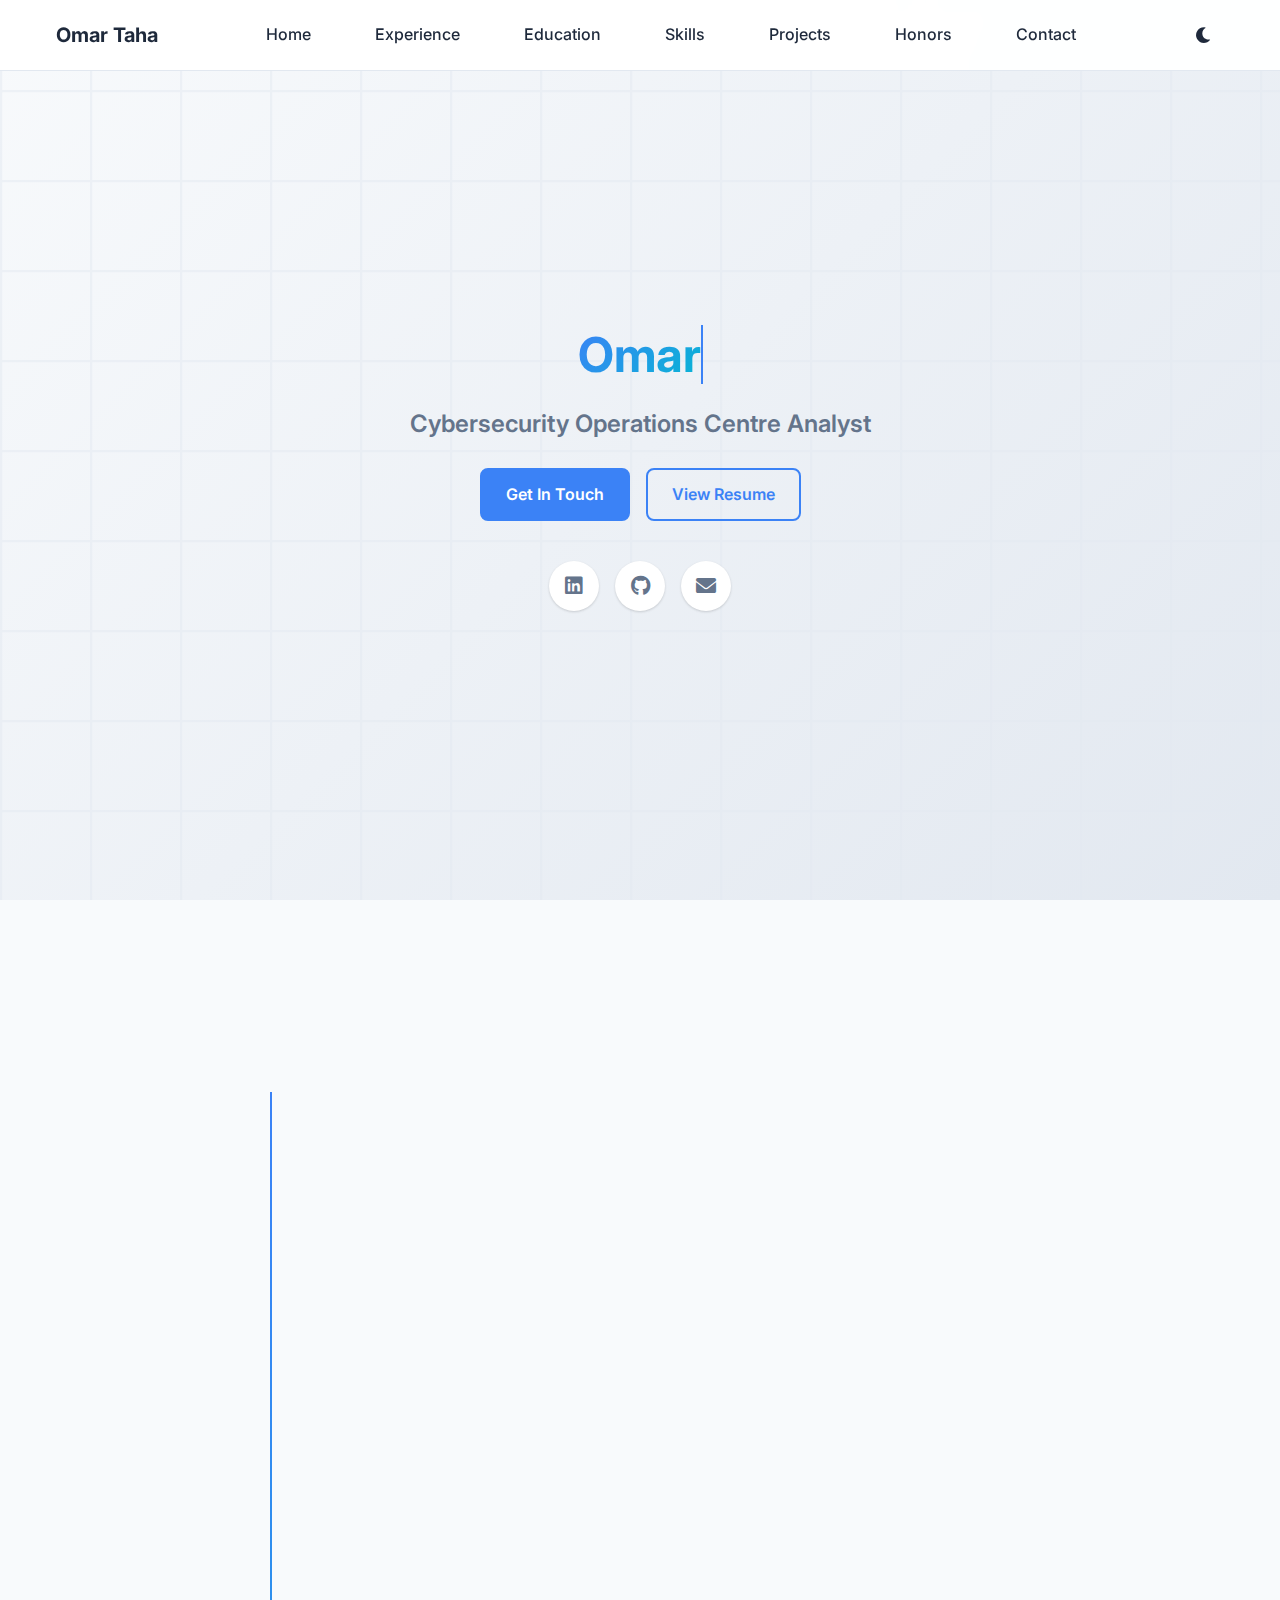
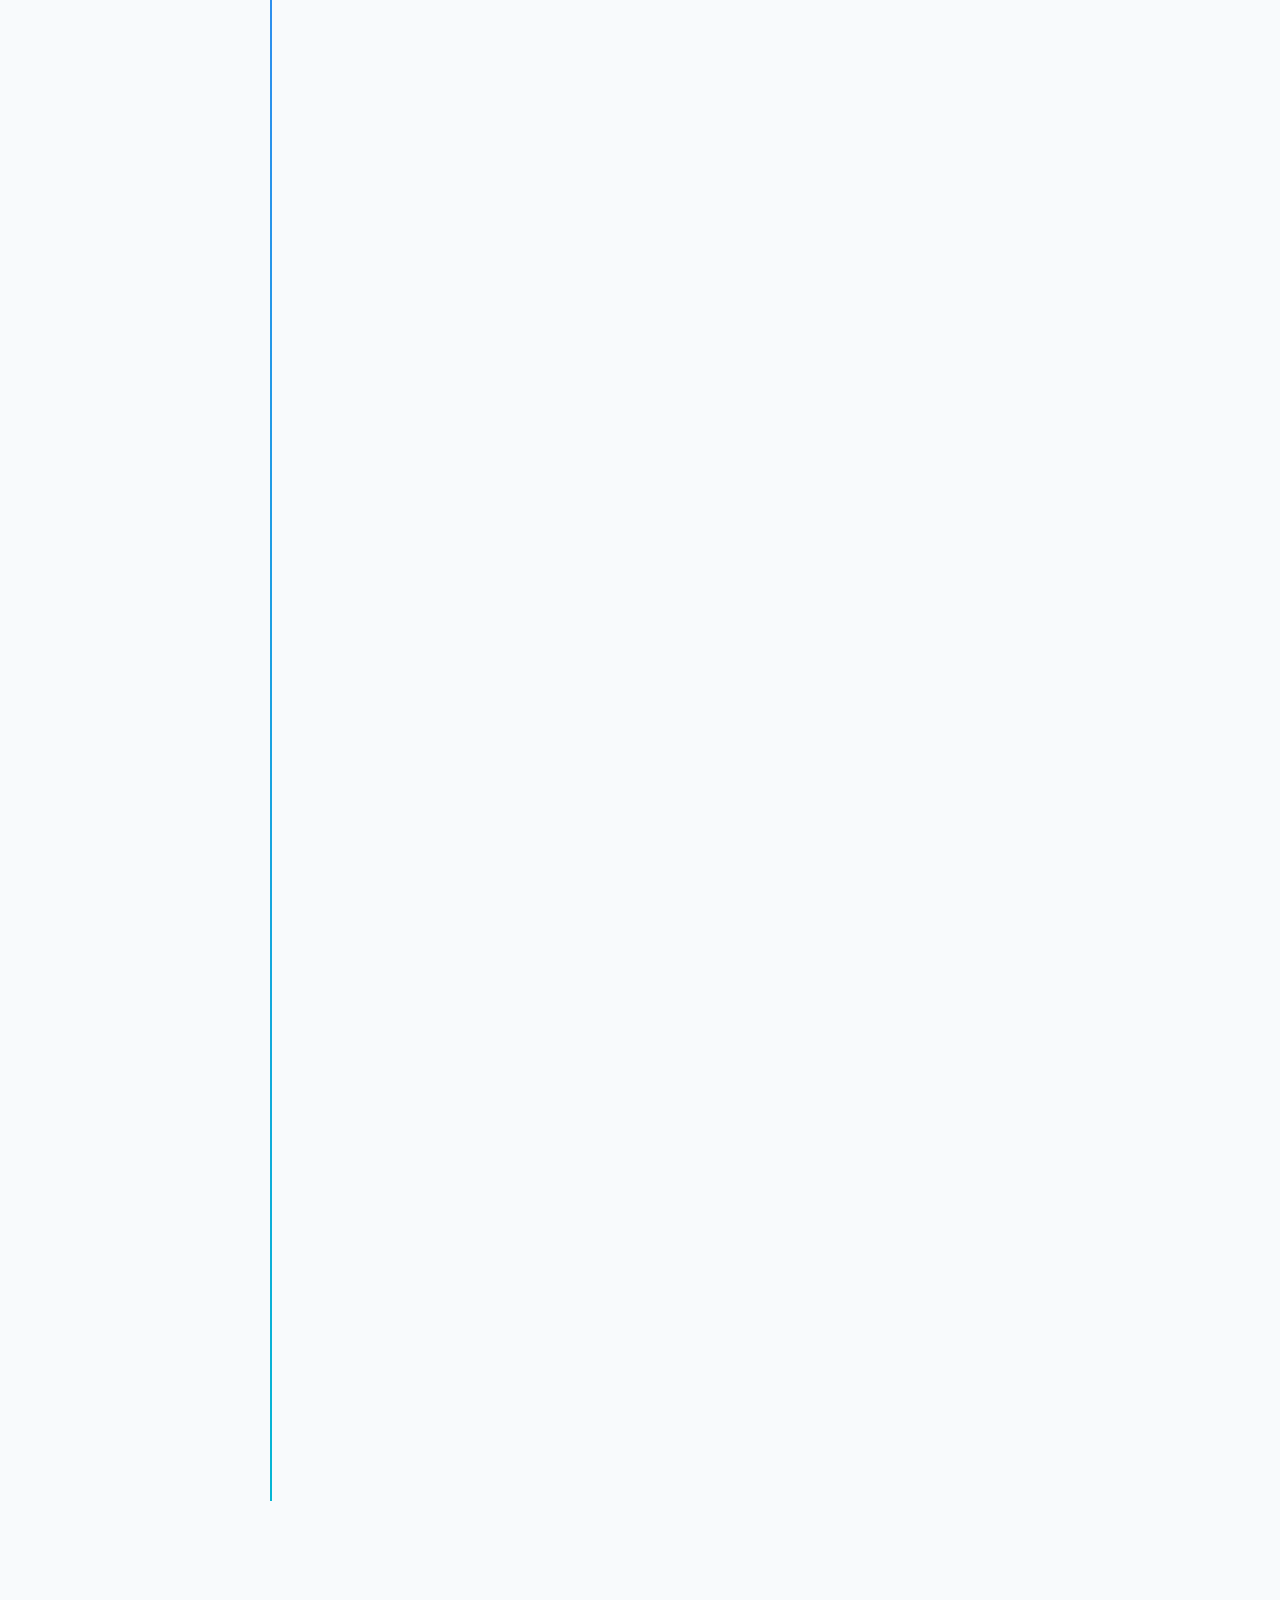
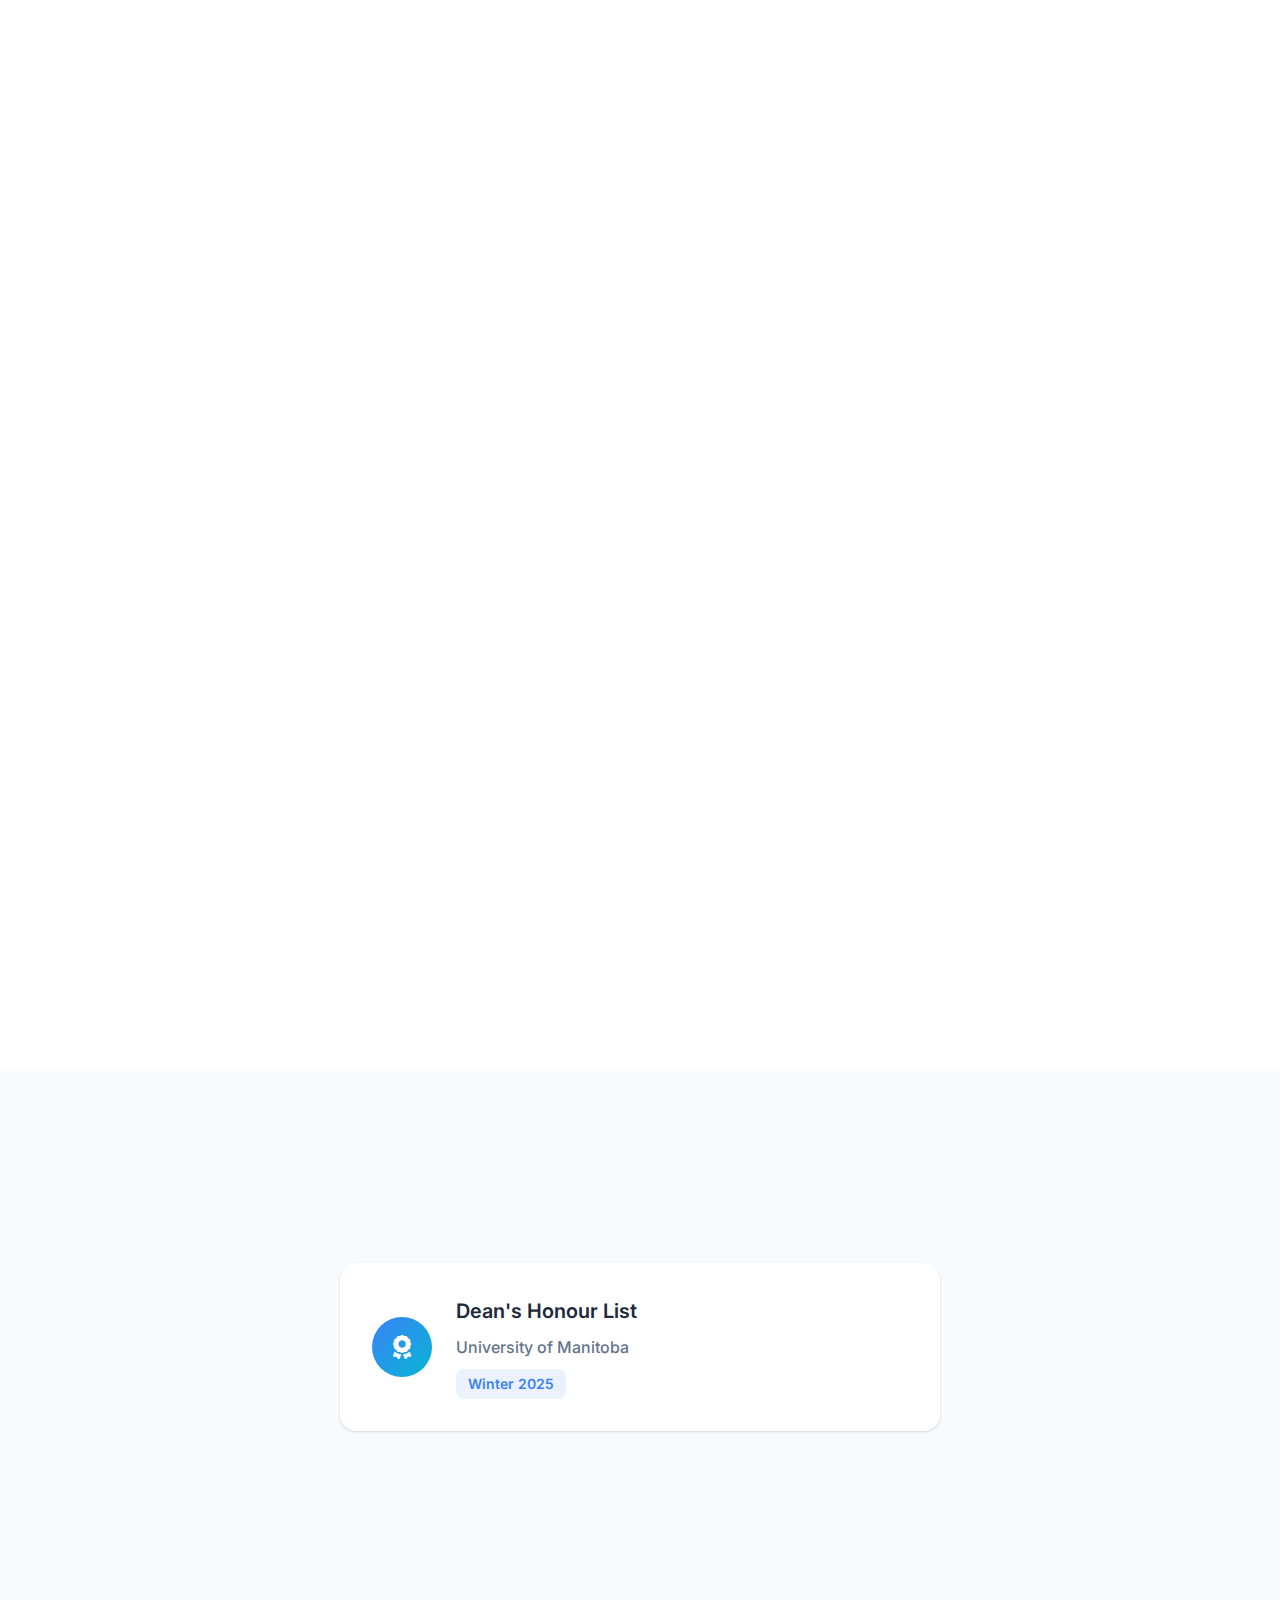
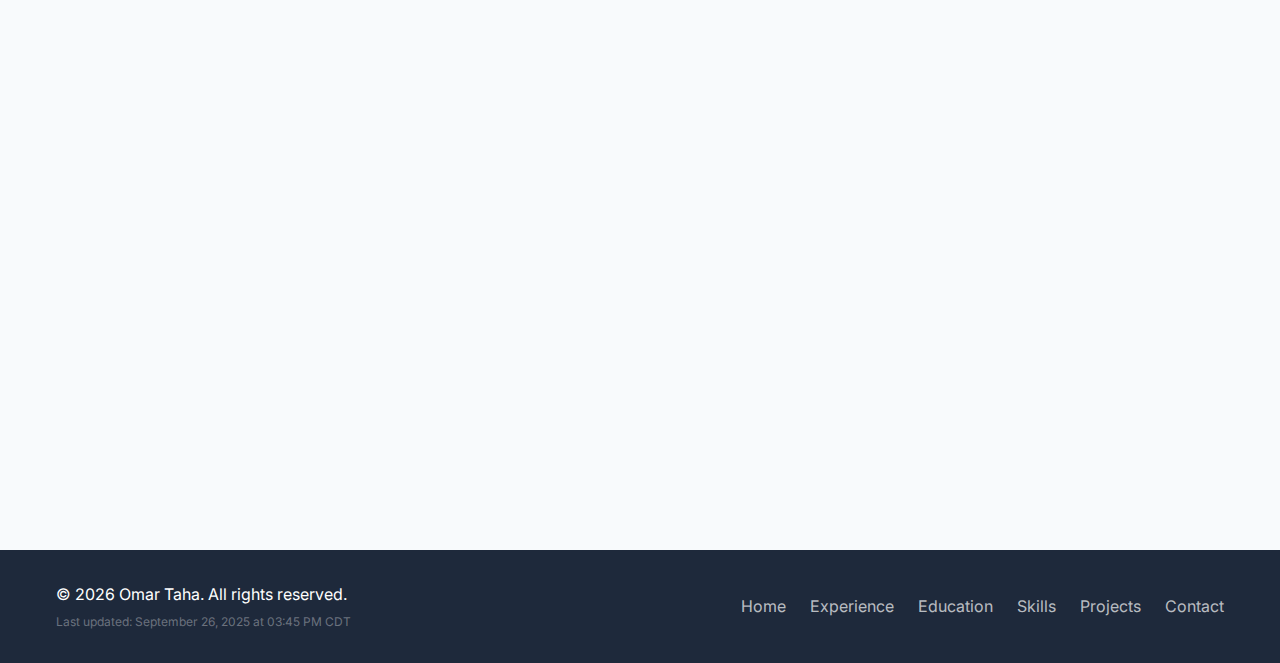
<file: index.html>
<!DOCTYPE html>
<html lang="en">
<head>
    <meta charset="UTF-8">
    <meta name="viewport" content="width=device-width, initial-scale=1.0">
    <title>Omar Taha - Cybersecurity & Software Developer</title>
    <script>
        (function() {
            var saved = localStorage.getItem('portfolio-theme');
            var dark = saved === 'dark' || (!saved && window.matchMedia('(prefers-color-scheme: dark)').matches);
            document.documentElement.setAttribute('data-theme', dark ? 'dark' : 'light');
        })();
    </script>
    <link rel="icon" type="image/x-icon" href="assets/icons/omar-taha-ico.png">
    <link rel="stylesheet" href="styles.css">
    <link href="https://fonts.googleapis.com/css2?family=Inter:wght@300;400;500;600;700&display=swap" rel="stylesheet">
    <link rel="stylesheet" href="https://cdnjs.cloudflare.com/ajax/libs/font-awesome/6.0.0/css/all.min.css">
</head>
<body>
    <!-- Navigation -->
    <nav class="navbar" id="navbar">
        <div class="nav-container">
            <div class="nav-logo">
                <a href="#home">Omar Taha</a>
            </div>
            <ul class="nav-menu" id="nav-menu">
                <li class="nav-item">
                    <a href="#home" class="nav-link">Home</a>
                </li>
                <li class="nav-item">
                    <a href="#experience" class="nav-link">Experience</a>
                </li>
                <li class="nav-item">
                    <a href="#education" class="nav-link">Education</a>
                </li>
                <li class="nav-item">
                    <a href="#skills" class="nav-link">Skills</a>
                </li>
                <li class="nav-item">
                    <a href="#projects" class="nav-link">Projects</a>
                </li>
                <li class="nav-item">
                    <a href="#honors" class="nav-link">Honors</a>
                </li>
                <!-- <li class="nav-item">
                    <a href="#volunteering" class="nav-link">Volunteering</a>
                </li> -->
                <li class="nav-item">
                    <a href="#contact" class="nav-link">Contact</a>
                </li>
            </ul>
            <button type="button" class="theme-toggle" id="theme-toggle" aria-label="Toggle dark mode" title="Toggle dark mode">
                <i class="fas fa-moon" aria-hidden="true"></i>
            </button>
            <div class="nav-toggle" id="mobile-menu">
                <span class="bar"></span>
                <span class="bar"></span>
                <span class="bar"></span>
            </div>
        </div>
    </nav>

    <!-- Hero Section -->
    <section id="home" class="hero">
        <div class="hero-container">
            <div class="hero-content">
                <h1 class="hero-title">
                    <span class="gradient-text">Omar Taha</span>
                </h1>
                <h2 class="hero-subtitle">Cybersecurity Operations Centre Analyst</h2>
                <div class="hero-buttons">
                    <a href="#contact" class="btn btn-primary">Get In Touch</a>
                    <a href="Resume/Taha_Omar_Resume.pdf" target="_blank" class="btn btn-secondary">View Resume</a>
                </div>
                <div class="social-links">
                    <a href="https://www.linkedin.com/in/omar-effat/" target="_blank" aria-label="LinkedIn">
                        <i class="fab fa-linkedin"></i>
                    </a>
                    <a href="https://github.com/OmarEfat" target="_blank" aria-label="GitHub">
                        <i class="fab fa-github"></i>
                    </a>
                    <a href="mailto:omar.effat@outlook.com" aria-label="Email">
                        <i class="fas fa-envelope"></i>
                    </a>
                </div>
            </div>
        </div>
    </section>

    <!-- Experience Section -->
    <section id="experience" class="experience">
        <div class="container">
            <div class="section-header">
                <h2>Professional Experience</h2>
            </div>
            <div class="timeline">
                <div class="timeline-item">
                    <div class="timeline-content">
                        <div class="timeline-header">
                            <h3>Cyber Security Operations Centre Analyst</h3>
                            <span class="timeline-date">Sep 2024 - Present</span>
                        </div>
                        <div class="timeline-company">Manitoba Hydro • Winnipeg, MB</div>
                        <ul class="timeline-achievements">
                            <li>Lead detection engineering in Microsoft Sentinel, serving as the primary SIEM expert for cloud security operations</li>
                            <li>Reduced alert noise by 90% through optimized detection queries and context-aware filtering</li>
                            <li>Expanded SIEM coverage by integrating new connectors across cloud and on-premises environments</li>
                            <li>Built interactive dashboards for threat visualization, incident tracking, and risk metrics reporting</li>
                            <li>Automated incident response workflows using Microsoft Logic Apps to reduce manual intervention</li>
                            <li>Participate in on-call rotations for 24/7 security incident response and threat containment</li>
                        </ul>
                    </div>
                </div>

                <div class="timeline-item">
                    <div class="timeline-content">
                        <div class="timeline-header">
                            <h3>Computer Science Help Centre TA</h3>
                            <span class="timeline-date">Jan 2025 - Apr 2025</span>
                        </div>
                        <div class="timeline-company">University of Manitoba • Winnipeg, MB</div>
                        <ul class="timeline-achievements">
                            <li>Assisted 1st and 2nd-year Computer Science students through twice-weekly help centre sessions</li>
                            <li>Provided one-on-one tutoring and explained complex programming concepts and algorithms</li>
                            <li>Helped students debug code and understand Java, Python, and foundational computer science topics</li>
                        </ul>
                    </div>
                </div>

                <div class="timeline-item">
                    <div class="timeline-content">
                        <div class="timeline-header">
                            <h3>Cyber Security Operations Intern</h3>
                            <div class="timeline-dates-vertical">
                                <div class="timeline-date-group">
                                    <span class="timeline-date">May 2024 - Aug 2024</span>
                                    <span class="coop-term-tag coop-term-3">Co-op Work Term 3</span>
                                </div>
                                <div class="timeline-date-group">
                                    <span class="timeline-date">May 2023 - Aug 2023</span>
                                    <span class="coop-term-tag coop-term-1">Co-op Work Term 1</span>
                                </div>
                            </div>
                        </div>
                        <div class="timeline-company">Manitoba Hydro • Winnipeg, MB</div>
                        <ul class="timeline-achievements">
                            <li>Investigated and triaged security alerts using Microsoft Sentinel and Microsoft Defender</li>
                            <li>Fine-tuned detection rules to reduce false positives and improve alert quality</li>
                            <li>Collaborated with security teams to enhance threat detection capabilities and response procedures</li>
                            <li>Automated security reports and created dashboards for threat monitoring and analysis</li>
                        </ul>
                    </div>
                </div>

                <div class="timeline-item">
                    <div class="timeline-content">
                        <div class="timeline-header">
                            <h3>Junior Web and Application Developer</h3>
                            <div class="timeline-dates">
                                <span class="timeline-date">Jan 2024 - Apr 2024</span>
                                <span class="coop-term-tag coop-term-2">Co-op Work Term 2</span>
                            </div>
                        </div>
                        <div class="timeline-company">Government of Manitoba • Winnipeg, MB</div>
                        <ul class="timeline-achievements">
                            <li>Built and maintained 5+ dynamic eForms using JavaScript, jQuery, HTML/CSS, and Parsley.js validation</li>
                            <li>Developed reusable jQuery components for digital signatures and automated data entry</li>
                            <li>Created comprehensive internal documentation portal with usage examples for future developers</li>
                            <li>Delivered form enhancements based on departmental requirements and user feedback</li>
                        </ul>
                    </div>
                </div>

                <div class="timeline-item">
                    <div class="timeline-content">
                        <div class="timeline-header">
                            <h3>Computer Science Grader/Marker</h3>
                            <span class="timeline-date">Jan 2023 - Apr 2025</span>
                        </div>
                        <div class="timeline-company">University of Manitoba • Winnipeg, MB</div>
                        <ul class="timeline-achievements">
                            <li>Graded Introductory Computer Science 1 and 2 courses and Object-Oriented Programming course</li>
                            <li>Graded 100+ exams and assignments per term, providing detailed feedback on programming concepts</li>
                            <li>Responded to student inquiries and provided clarification on course material and grading criteria</li>
                        </ul>
                    </div>
                </div>
            </div>
        </div>
    </section>

    <!-- Education Section -->
    <section id="education" class="education">
        <div class="container">
            <div class="section-header">
                <h2>Education</h2>
            </div>
            <div class="education-content">
                <div class="education-card">
                    <div class="education-logo">
                        <img src="assets/icons/umanitoba-logo-dark" alt="University of Manitoba Logo">
                    </div>
                    <div class="education-header">
                        <h3>Bachelor of Computer Science (Co-op)</h3>
                    </div>
                    <div class="education-details">
                        <p class="education-school">University of Manitoba • Winnipeg, MB</p>
                    </div>
                    <span class="education-date">2020 - 2025</span>
                </div>
            </div>
        </div>
    </section>

    <!-- Skills Section -->
    <section id="skills" class="skills">
        <div class="container">
            <div class="section-header">
                <h2>Technical Skills</h2>
            </div>
            <div class="skills-grid">
                <div class="skill-category">
                    <h3><i class="fas fa-shield-alt"></i> Cybersecurity</h3>
                    <div class="skill-tags">
                        <span class="skill-tag">Microsoft Sentinel</span>
                        <span class="skill-tag">Microsoft Defender</span>
                        <span class="skill-tag">Splunk</span>
                        <span class="skill-tag">XDR</span>
                        <span class="skill-tag">SOAR</span>
                        <span class="skill-tag">KQL</span>
                        <span class="skill-tag">Detection Engineering</span>
                        <span class="skill-tag">Incident Response</span>
                    </div>
                </div>

                <div class="skill-category">
                    <h3><i class="fas fa-code"></i> Programming</h3>
                    <div class="skill-tags">
                        <span class="skill-tag">Java</span>
                        <span class="skill-tag">Python</span>
                        <span class="skill-tag">JavaScript</span>
                        <span class="skill-tag">SQL</span>
                        <span class="skill-tag">C/C++</span>
                        <span class="skill-tag">HTML/CSS</span>
                    </div>
                </div>

                <div class="skill-category">
                    <h3><i class="fas fa-layer-group"></i> Development</h3>
                    <div class="skill-tags">
                        <span class="skill-tag">React</span>
                        <span class="skill-tag">Node.js</span>
                        <span class="skill-tag">jQuery</span>
                        <span class="skill-tag">Git</span>
                        <span class="skill-tag">GitHub Actions</span>
                        <span class="skill-tag">REST APIs</span>
                    </div>
                </div>

                <div class="skill-category">
                    <h3><i class="fas fa-tools"></i> Tools & Platforms</h3>
                    <div class="skill-tags">
                        <span class="skill-tag">Azure</span>
                        <span class="skill-tag">IntelliJ IDEA</span>
                        <span class="skill-tag">VSCode</span>
                        <span class="skill-tag">Logic Apps</span>
                        <span class="skill-tag">Power BI</span>
                        <span class="skill-tag">Linux/Unix</span>
                    </div>
                </div>
            </div>
        </div>
    </section>

    <!-- Projects Section -->
    <section id="projects" class="projects">
        <div class="container">
            <div class="section-header">
                <h2>Featured Projects</h2>
                <p></p>
            </div>
            <div class="projects-grid">
                <a href="https://waifu-bot.com" target="_blank" rel="noopener" class="project-card-link" aria-label="Visit Waifu Bot Website">
                    <div class="project-card">
                        <div class="project-image">
                            <img src="assets/images/waifu-website.png" alt="Waifu Music Discord Bot">
                        </div>
                        <div class="project-content">
                            <div class="project-header">
                                <h3>Waifu Music Discord Bot</h3>
                                <div class="project-links">
                                    <div class="project-link" aria-label="External Link">
                                        <i class="fas fa-external-link-alt"></i>
                                    </div>
                                </div>
                            </div>
                            <p class="project-description">
                                A music Discord bot serving over 1,400 servers with tens of thousands of active members. 
                                Provides high-quality audio streaming, playlist management, and advanced music controls for Discord communities.
                            </p>
                            <div class="project-tech">
                                <span class="tech-tag">Java</span>
                                <span class="tech-tag">JDA</span>
                                <span class="tech-tag">HTML</span>
                                <span class="tech-tag">Tailwind</span>
                                <span class="tech-tag">JavaScript</span>
                                <span class="tech-tag">Responsive Design</span>
                            </div>
                        </div>
                    </div>
                </a>

                <a href="https://github.com/OmarEfat/UManitoba-lost-and-found" target="_blank" rel="noopener" class="project-card-link" aria-label="Visit UManitoba Lost and Found on GitHub">
                    <div class="project-card">
                        <div class="project-image">
                            <img src="assets/images/3235821.jpg" alt="UManitoba Lost and Found">
                            <div class="project-award-badge">
                                <i class="fas fa-trophy"></i>
                                <span>Best Design Award</span>
                            </div>
                        </div>
                        <div class="project-content">
                            <div class="project-header">
                                <h3>UManitoba Lost and Found</h3>
                                <div class="project-links">
                                    <div class="project-link" aria-label="GitHub Link">
                                        <i class="fab fa-github"></i>
                                    </div>
                                </div>
                            </div>
                            <p class="project-description">
                                A smart lost and found system for University of Manitoba students. Won <strong>Best Design Award</strong> at .devHacks 2024 hackathon. 
                                Features AI-powered matching using Google Gemini to intelligently match lost items with found items, making it easier to reunite people with their belongings.
                            </p>
                            <div class="project-tech">
                                <span class="tech-tag">Python</span>
                                <span class="tech-tag">React</span>
                                <span class="tech-tag">Google Gemini AI</span>
                                <span class="tech-tag">JavaScript</span>
                                <span class="tech-tag">Full Stack</span>
                            </div>
                        </div>
                    </div>
                </a>

                <a href="/multicopy" class="project-card-link project-card-multicopy"   style="display: none; aria-label="MultiCopy Chrome Extension">
                    <div class="project-card">
                        <div class="project-image">
                            <img src="assets/images/multi-copy.png" alt="MultiCopy Clipboard Extension">
                        </div>
                        <div class="project-content">
                            <div class="project-header">
                                <h3>MultiCopy</h3>
                                <div class="project-links">
                                    <div class="project-link" aria-label="View MultiCopy page">
                                        <i class="fas fa-external-link-alt"></i>
                                    </div>
                                </div>
                            </div>
                            <p class="project-description">
                                Chrome extension for multi-item clipboard: copy several items, paste in order, reorder with drag-and-drop, and control everything from a clean popup.
                            </p>
                            <div class="project-tech">
                                <span class="tech-tag">JavaScript</span>
                                <span class="tech-tag">Manifest V3</span>
                                <span class="tech-tag">Chrome</span>
                                <span class="tech-tag">HTML/CSS</span>
                            </div>
                        </div>
                    </div>
                </a>

                <a href="https://github.com/OmarEfat/omartaha.ca" target="_blank" rel="noopener" class="project-card-link" aria-label="Visit Portfolio Website on GitHub">
                    <div class="project-card">
                        <div class="project-image">
                            <img src="assets/images/omartaha-website.png" alt="Omar Taha Portfolio Website">
                            <div class="project-here-badge">
                                <i class="fas fa-map-marker-alt"></i>
                                <span>You are here!</span>
                            </div>
                        </div>
                        <div class="project-content">
                            <div class="project-header">
                                <h3>omartaha.ca</h3>
                                <div class="project-links">
                                    <div class="project-link" aria-label="GitHub Link">
                                        <i class="fab fa-github"></i>
                                    </div>
                                </div>
                            </div>
                            <p class="project-description">
                                My personal portfolio website you're currently viewing! A clean, responsive site showcasing my experience, projects, and skills. Built with vanilla HTML, CSS, and JavaScript. The website is self-hosted on my physical server, which is configured to automatically recover after any power or internet outage and protected using Cloudflare.
                            </p>
                            <div class="project-tech">
                                <span class="tech-tag">HTML</span>
                                <span class="tech-tag">CSS</span>
                                <span class="tech-tag">JavaScript</span>
                                <span class="tech-tag">Responsive Design</span>
                            </div>
                        </div>
                    </div>
                </a>
            </div>
        </div>
    </section>

    <!-- Honors & Awards Section -->
    <section id="honors" class="honors">
        <div class="container">
            <div class="section-header">
                <h2>Honors & Awards</h2>
            </div>
            <div class="honors-content">
                <div class="honor-card">
                    <div class="honor-icon">
                        <i class="fas fa-award"></i>
                    </div>
                    <div class="honor-details">
                        <h3>Dean's Honour List</h3>
                        <p class="honor-institution">University of Manitoba</p>
                        <span class="honor-date">Winter 2025</span>
                    </div>
                </div>
            </div>
        </div>
    </section>

    <!-- Volunteering Section (hidden) -->
    <section id="volunteering" class="volunteering" style="display: none;">
        <div class="container">
            <div class="section-header">
                <h2>Volunteering</h2>
            </div>
            <div class="volunteering-grid">
                <div class="volunteer-card">
                    <div class="volunteer-icon">
                        <i class="fas fa-hands-helping"></i>
                    </div>
                    <div class="volunteer-content">
                        <h3>Orientation Volunteer</h3>
                        <p class="volunteer-organization">University of Manitoba</p>
                        <span class="volunteer-date">Fall 2024</span>
                        <ul class="volunteer-description-list">
                            <li>Helped new students during orientation week with campus tours and directions</li>
                            <li>Answered questions about classes, buildings, and student services</li>
                            <li>Made sure incoming students felt comfortable and knew where to go</li>
                        </ul>
                    </div>
                </div>

                <div class="volunteer-card">
                    <div class="volunteer-icon">
                        <i class="fas fa-globe"></i>
                    </div>
                    <div class="volunteer-content">
                        <h3>International Student Mentor</h3>
                        <p class="volunteer-organization">University of Manitoba</p>
                        <span class="volunteer-date">Winter 2023</span>
                        <ul class="volunteer-description-list">
                            <li>Supported two international students as they settled in Canada</li>
                            <li>Helped with city navigation, campus layout, housing, and basic services</li>
                            <li>Acted as a go-to person for questions during their first weeks</li>
                        </ul>
                    </div>
                </div>

                <div class="volunteer-card">
                    <div class="volunteer-icon">
                        <i class="fas fa-pen"></i>
                    </div>
                    <div class="volunteer-content">
                        <h3>Notetaker for Students with Disabilities</h3>
                        <p class="volunteer-organization">University of Manitoba</p>
                        <span class="volunteer-date">Winter 2020</span>
                        <ul class="volunteer-description-list">
                            <li>Took clear and organized lecture notes for students who needed accommodations</li>
                        </ul>
                    </div>
                </div>
            </div>
        </div>
    </section>

    <!-- Contact Section -->
    <section id="contact" class="contact">
        <div class="container">
            <div class="section-header">
                <h2>Get In Touch</h2>
            </div>
            <div class="contact-content">
                <div class="contact-info">
                    <a href="mailto:omar.effat@outlook.com" class="contact-item-link">
                        <div class="contact-item">
                            <i class="fas fa-envelope"></i>
                            <div>
                                <h4>Email</h4>
                                <span>omar.effat@outlook.com</span>
                            </div>
                        </div>
                    </a>
                    <a href="https://www.linkedin.com/in/omar-effat/" target="_blank" class="contact-item-link">
                        <div class="contact-item">
                            <i class="fab fa-linkedin"></i>
                            <div>
                                <h4>LinkedIn</h4>
                                <span>linkedin.com/in/omar-effat</span>
                            </div>
                        </div>
                    </a>
                    <a href="https://github.com/OmarEfat" target="_blank" class="contact-item-link">
                        <div class="contact-item">
                            <i class="fab fa-github"></i>
                            <div>
                                <h4>GitHub</h4>
                                <span>github.com/OmarEfat</span>
                            </div>
                        </div>
                    </a>
                </div>
            </div>
        </div>
    </section>

    <!-- Footer -->
    <footer class="footer">
        <div class="container">
            <div class="footer-content">
                <div class="footer-left">
                    <p>&copy; <span id="year"></span> Omar Taha. All rights reserved.</p>
                    <p class="last-updated">Last updated: <span id="last-updated-date">September 26, 2025 at 03:45 PM CDT</span></p>
                </div>
                <div class="footer-links">
                    <a href="#home">Home</a>
                    <a href="#experience">Experience</a>
                    <a href="#education">Education</a>
                    <a href="#skills">Skills</a>
                    <a href="#projects">Projects</a>
                    <a href="#contact">Contact</a>
                </div>
            </div>
        </div>
    </footer>

    <script src="script.js"></script>
</body>
</html>
</file>
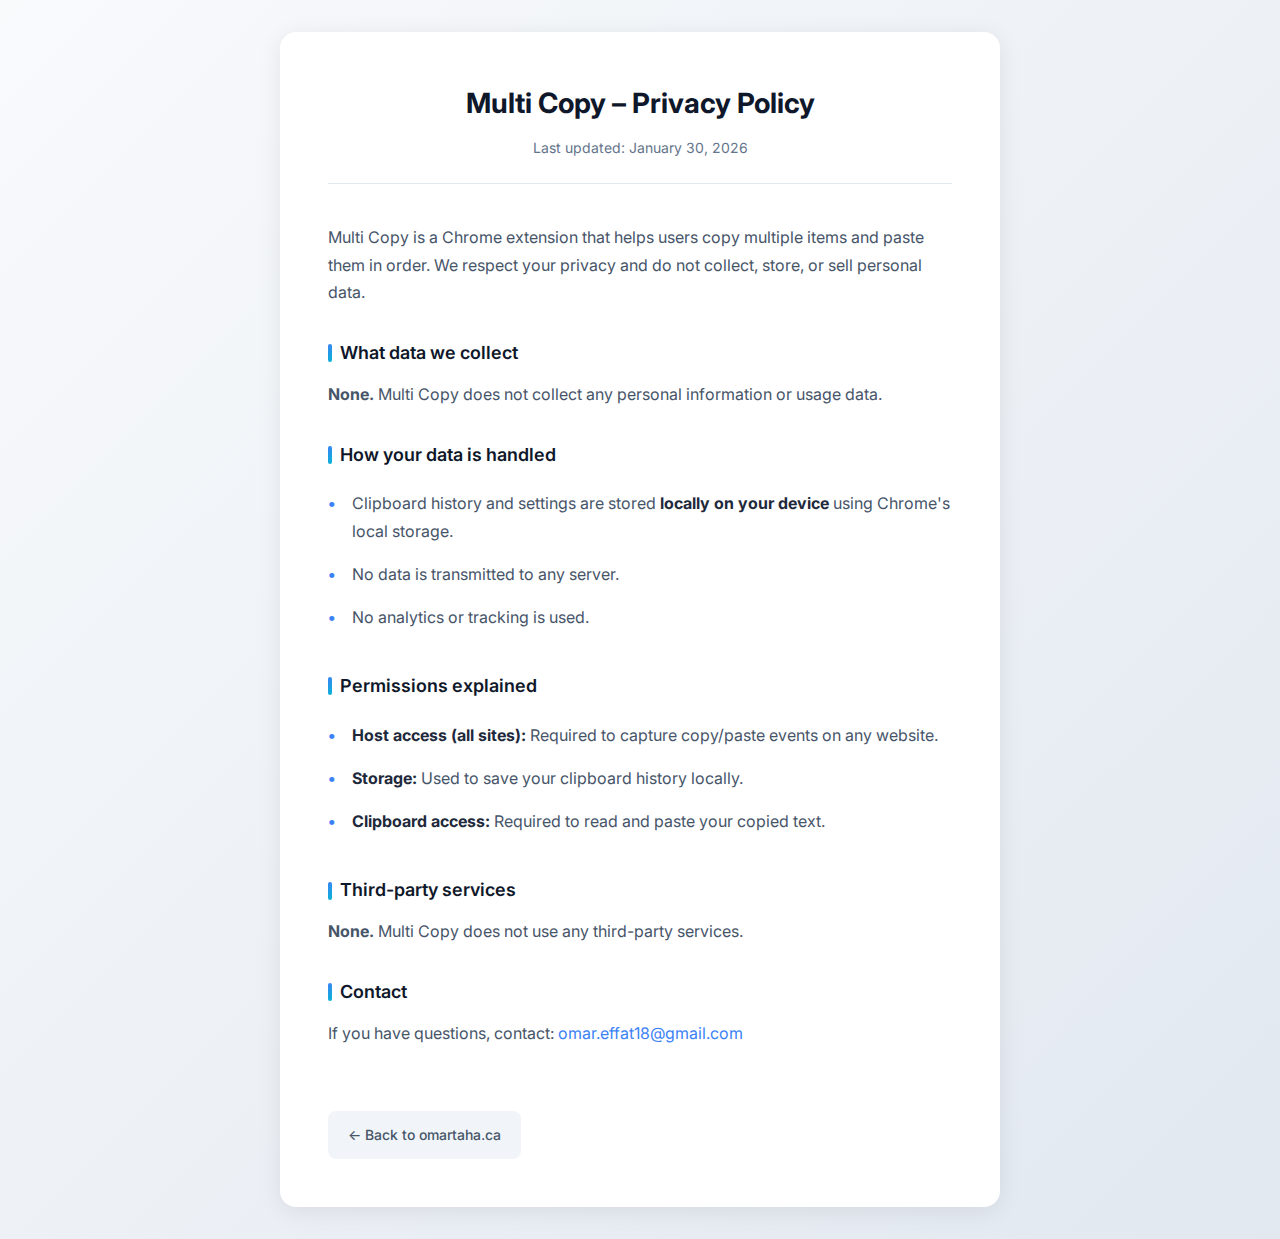
<file: multi-copy-privacy/index.html>
<!DOCTYPE html>
<html lang="en">
<head>
    <meta charset="UTF-8">
    <meta name="viewport" content="width=device-width, initial-scale=1.0">
    <title>Multi Copy – Privacy Policy</title>
    <link rel="icon" type="image/x-icon" href="/assets/icons/omar-taha.png">
    <link href="https://fonts.googleapis.com/css2?family=Inter:wght@300;400;500;600;700&display=swap" rel="stylesheet">
    <style>
        * {
            margin: 0;
            padding: 0;
            box-sizing: border-box;
        }

        body {
            font-family: 'Inter', -apple-system, BlinkMacSystemFont, 'Segoe UI', Roboto, sans-serif;
            line-height: 1.7;
            color: #1e293b;
            background: linear-gradient(135deg, #f8fafc 0%, #e2e8f0 100%);
            min-height: 100vh;
            padding: 2rem 1rem;
        }

        .container {
            max-width: 720px;
            margin: 0 auto;
            background: white;
            border-radius: 16px;
            box-shadow: 0 4px 24px rgba(0, 0, 0, 0.08);
            padding: 3rem;
        }

        .header {
            text-align: center;
            margin-bottom: 2.5rem;
            padding-bottom: 1.5rem;
            border-bottom: 1px solid #e2e8f0;
        }

        .header h1 {
            font-size: 1.75rem;
            font-weight: 700;
            color: #0f172a;
            margin-bottom: 0.5rem;
        }

        .header .updated {
            font-size: 0.875rem;
            color: #64748b;
        }

        .intro {
            font-size: 1rem;
            color: #475569;
            margin-bottom: 2rem;
        }

        .section {
            margin-bottom: 2rem;
        }

        .section h2 {
            font-size: 1.125rem;
            font-weight: 600;
            color: #0f172a;
            margin-bottom: 0.75rem;
            display: flex;
            align-items: center;
            gap: 0.5rem;
        }

        .section h2::before {
            content: '';
            width: 4px;
            height: 1.125rem;
            background: linear-gradient(135deg, #3b82f6, #06b6d4);
            border-radius: 2px;
        }

        .section p {
            color: #475569;
            margin-bottom: 0.5rem;
        }

        .section ul {
            list-style: none;
            padding-left: 0;
        }

        .section ul li {
            color: #475569;
            padding: 0.5rem 0;
            padding-left: 1.5rem;
            position: relative;
        }

        .section ul li::before {
            content: '•';
            position: absolute;
            left: 0;
            color: #3b82f6;
            font-weight: bold;
        }

        .section ul li strong {
            color: #1e293b;
        }

        .contact-link {
            color: #3b82f6;
            text-decoration: none;
        }

        .contact-link:hover {
            text-decoration: underline;
        }

        .back-link {
            display: inline-flex;
            align-items: center;
            gap: 0.5rem;
            margin-top: 2rem;
            padding: 0.75rem 1.25rem;
            background: #f1f5f9;
            color: #475569;
            text-decoration: none;
            border-radius: 8px;
            font-size: 0.875rem;
            font-weight: 500;
            transition: all 0.2s;
        }

        .back-link:hover {
            background: #e2e8f0;
            color: #1e293b;
        }

        @media (max-width: 640px) {
            body {
                padding: 1rem;
            }

            .container {
                padding: 1.5rem;
            }

            .header h1 {
                font-size: 1.5rem;
            }
        }
    </style>
</head>
<body>
    <div class="container">
        <div class="header">
            <h1>Multi Copy – Privacy Policy</h1>
            <p class="updated">Last updated: January 30, 2026</p>
        </div>

        <p class="intro">
            Multi Copy is a Chrome extension that helps users copy multiple items and paste them in order. We respect your privacy and do not collect, store, or sell personal data.
        </p>

        <div class="section">
            <h2>What data we collect</h2>
            <p><strong>None.</strong> Multi Copy does not collect any personal information or usage data.</p>
        </div>

        <div class="section">
            <h2>How your data is handled</h2>
            <ul>
                <li>Clipboard history and settings are stored <strong>locally on your device</strong> using Chrome's local storage.</li>
                <li>No data is transmitted to any server.</li>
                <li>No analytics or tracking is used.</li>
            </ul>
        </div>

        <div class="section">
            <h2>Permissions explained</h2>
            <ul>
                <li><strong>Host access (all sites):</strong> Required to capture copy/paste events on any website.</li>
                <li><strong>Storage:</strong> Used to save your clipboard history locally.</li>
                <li><strong>Clipboard access:</strong> Required to read and paste your copied text.</li>
            </ul>
        </div>

        <div class="section">
            <h2>Third-party services</h2>
            <p><strong>None.</strong> Multi Copy does not use any third-party services.</p>
        </div>

        <div class="section">
            <h2>Contact</h2>
            <p>If you have questions, contact: <a href="mailto:omar.effat18@gmail.com" class="contact-link">omar.effat18@gmail.com</a></p>
        </div>

        <a href="/" class="back-link">← Back to omartaha.ca</a>
    </div>
</body>
</html>
</file>
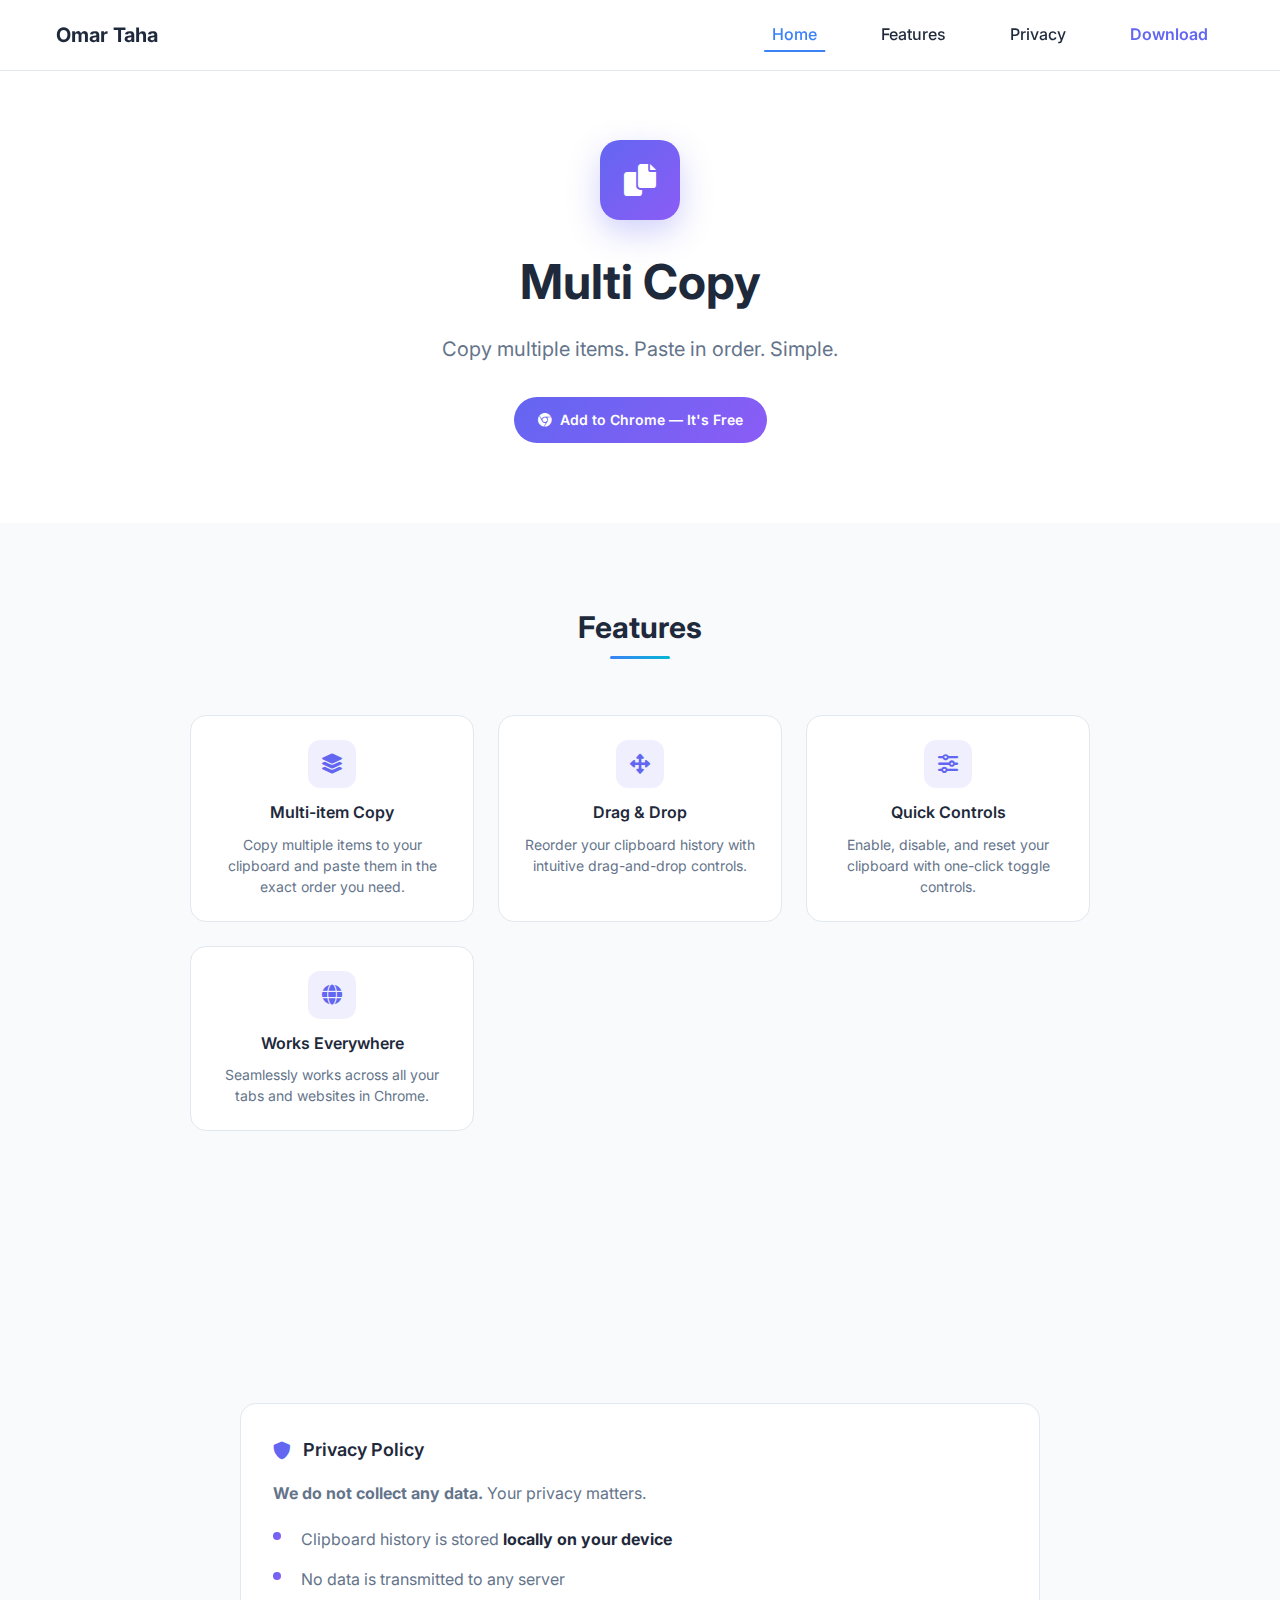
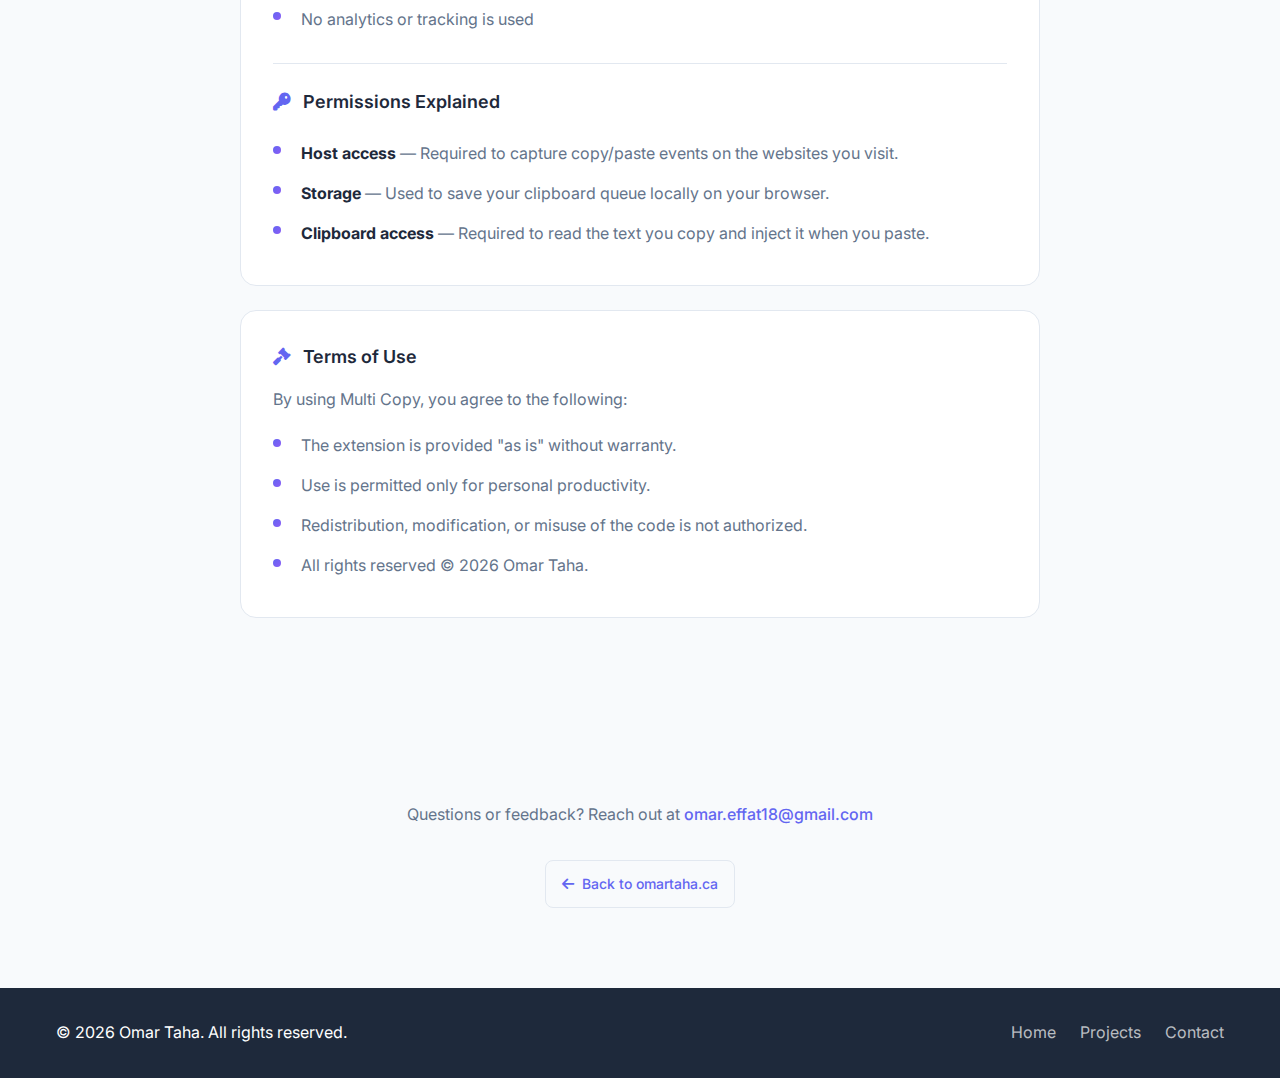
<file: multicopy/index.html>
<!DOCTYPE html>
<html lang="en">
<head>
    <meta charset="UTF-8">
    <meta name="viewport" content="width=device-width, initial-scale=1.0">
    <title>Multi Copy – Chrome Extension by Omar Taha</title>
    <meta name="description" content="Copy multiple items and paste them in order. Enhance your productivity with the Multi Copy Chrome extension.">
    <link rel="icon" type="image/x-icon" href="/assets/icons/omar-taha-ico.png">
    <link rel="stylesheet" href="/styles.css">
    <link href="https://fonts.googleapis.com/css2?family=Inter:wght@300;400;500;600;700&display=swap" rel="stylesheet">
    <link rel="stylesheet" href="https://cdnjs.cloudflare.com/ajax/libs/font-awesome/6.0.0/css/all.min.css">
    <style>
        .mc-hero {
            padding: 140px 0 80px;
            text-align: center;
            background: var(--background);
        }

        .mc-hero-icon {
            width: 80px;
            height: 80px;
            background: linear-gradient(135deg, #6366f1, #8b5cf6);
            border-radius: 20px;
            display: inline-flex;
            align-items: center;
            justify-content: center;
            margin-bottom: 1.5rem;
            box-shadow: 0 12px 32px rgba(99, 102, 241, 0.3);
        }

        .mc-hero-icon i {
            font-size: 2rem;
            color: white;
        }

        .mc-hero h1 {
            font-size: var(--font-size-5xl);
            font-weight: 700;
            color: var(--text-primary);
            margin-bottom: 0.75rem;
        }

        .mc-hero p {
            font-size: var(--font-size-xl);
            color: var(--text-secondary);
            margin-bottom: 2rem;
            max-width: 500px;
            margin-left: auto;
            margin-right: auto;
        }

        .mc-badge {
            display: inline-flex;
            align-items: center;
            gap: 0.5rem;
            background: linear-gradient(135deg, #6366f1, #8b5cf6);
            color: white;
            padding: 0.75rem 1.5rem;
            border-radius: 2rem;
            font-size: var(--font-size-sm);
            font-weight: 600;
            text-decoration: none;
            transition: transform 0.2s ease, box-shadow 0.2s ease;
        }

        .mc-badge:hover {
            transform: translateY(-2px);
            box-shadow: 0 8px 20px rgba(99, 102, 241, 0.4);
            color: white;
        }

        .mc-features {
            display: grid;
            grid-template-columns: repeat(auto-fit, minmax(min(220px, 100%), 1fr));
            gap: var(--space-6);
            max-width: 900px;
            margin: 0 auto;
        }

        .mc-feature-card {
            background: var(--background);
            border: 1px solid var(--border-color);
            border-radius: var(--border-radius-lg);
            padding: var(--space-6);
            text-align: center;
            transition: var(--transition-base);
        }

        .mc-feature-card:hover {
            transform: translateY(-4px);
            box-shadow: var(--shadow-medium);
        }

        .mc-feature-icon {
            width: 48px;
            height: 48px;
            background: rgba(99, 102, 241, 0.1);
            border-radius: 12px;
            display: inline-flex;
            align-items: center;
            justify-content: center;
            margin-bottom: var(--space-3);
        }

        .mc-feature-icon i {
            font-size: 1.25rem;
            color: #6366f1;
        }

        .mc-feature-card h3 {
            font-size: var(--font-size-base);
            font-weight: 600;
            color: var(--text-primary);
            margin-bottom: var(--space-2);
        }

        .mc-feature-card p {
            font-size: var(--font-size-sm);
            color: var(--text-secondary);
            line-height: 1.5;
        }

        .mc-section {
            max-width: 800px;
            margin: 0 auto;
        }

        .mc-card {
            background: var(--background);
            border: 1px solid var(--border-color);
            border-radius: var(--border-radius-lg);
            padding: var(--space-8);
            margin-bottom: var(--space-6);
        }

        .mc-card h3 {
            font-size: var(--font-size-lg);
            font-weight: 600;
            color: var(--text-primary);
            margin-bottom: var(--space-4);
            display: flex;
            align-items: center;
            gap: var(--space-3);
        }

        .mc-card h3 i {
            color: #6366f1;
            font-size: 1.1rem;
        }

        .mc-card p {
            color: var(--text-secondary);
            margin-bottom: var(--space-3);
            line-height: 1.6;
        }

        .mc-card ul {
            list-style: none;
            padding: 0;
        }

        .mc-card ul li {
            color: var(--text-secondary);
            padding: var(--space-2) 0;
            padding-left: 1.75rem;
            position: relative;
            line-height: 1.5;
        }

        .mc-card ul li::before {
            content: '';
            position: absolute;
            left: 0;
            top: 0.85rem;
            width: 8px;
            height: 8px;
            border-radius: 50%;
            background: linear-gradient(135deg, #6366f1, #8b5cf6);
        }

        .mc-card ul li strong {
            color: var(--text-primary);
        }

        .mc-divider {
            border: none;
            border-top: 1px solid var(--border-color);
            margin: var(--space-6) 0;
        }

        .mc-contact {
            text-align: center;
            max-width: 800px;
            margin: 0 auto;
        }

        .mc-contact p {
            color: var(--text-secondary);
            margin-bottom: var(--space-4);
        }

        .mc-contact a {
            color: #6366f1;
            text-decoration: none;
            font-weight: 500;
        }

        .mc-contact a:hover {
            text-decoration: underline;
        }

        .mc-back {
            display: inline-flex;
            align-items: center;
            gap: var(--space-2);
            color: var(--text-secondary);
            text-decoration: none;
            font-size: var(--font-size-sm);
            font-weight: 500;
            padding: var(--space-3) var(--space-4);
            border: 1px solid var(--border-color);
            border-radius: var(--border-radius);
            transition: var(--transition-fast);
            margin-top: var(--space-4);
        }

        .mc-back:hover {
            color: var(--text-primary);
            border-color: var(--text-light);
        }

        @media (max-width: 768px) {
            .mc-hero {
                padding: 110px 0 60px;
            }
            .mc-hero h1 {
                font-size: var(--font-size-3xl);
            }
            .mc-card {
                padding: var(--space-6);
            }
        }
    </style>
</head>
<body>
    <nav class="navbar" id="navbar">
        <div class="nav-container">
            <div class="nav-logo">
                <a href="/">Omar Taha</a>
            </div>
            <ul class="nav-menu" id="nav-menu">
                <li class="nav-item">
                    <a href="#home" class="nav-link">Home</a>
                </li>
                <li class="nav-item">
                    <a href="#features" class="nav-link">Features</a>
                </li>
                <li class="nav-item">
                    <a href="#privacy" class="nav-link">Privacy</a>
                </li>
                <li class="nav-item">
                    <a href="https://chromewebstore.google.com/detail/multi-copy/flagjolmpnfdnhnifjeiggnbpnjgpahc" target="_blank" class="nav-link" style="color: #6366f1; font-weight: 600;">Download</a>
                </li>
            </ul>
            <div class="nav-toggle" id="mobile-menu">
                <span class="bar"></span>
                <span class="bar"></span>
                <span class="bar"></span>
            </div>
        </div>
    </nav>

    <section id="home" class="mc-hero">
        <div class="container">
            <div class="mc-hero-icon">
                <i class="fas fa-copy"></i>
            </div>
            <h1>Multi Copy</h1>
            <p>Copy multiple items. Paste in order. Simple.</p>
            <a href="https://chromewebstore.google.com/detail/multi-copy/flagjolmpnfdnhnifjeiggnbpnjgpahc" target="_blank" class="mc-badge">
                <i class="fab fa-chrome"></i>
                Add to Chrome — It's Free
            </a>
        </div>
    </section>

    <section id="features" class="experience">
        <div class="container">
            <div class="section-header">
                <h2>Features</h2>
            </div>
            <div class="mc-features">
                <div class="mc-feature-card">
                    <div class="mc-feature-icon">
                        <i class="fas fa-layer-group"></i>
                    </div>
                    <h3>Multi-item Copy</h3>
                    <p>Copy multiple items to your clipboard and paste them in the exact order you need.</p>
                </div>
                <div class="mc-feature-card">
                    <div class="mc-feature-icon">
                        <i class="fas fa-arrows-alt"></i>
                    </div>
                    <h3>Drag & Drop</h3>
                    <p>Reorder your clipboard history with intuitive drag-and-drop controls.</p>
                </div>
                <div class="mc-feature-card">
                    <div class="mc-feature-icon">
                        <i class="fas fa-sliders-h"></i>
                    </div>
                    <h3>Quick Controls</h3>
                    <p>Enable, disable, and reset your clipboard with one-click toggle controls.</p>
                </div>
                <div class="mc-feature-card">
                    <div class="mc-feature-icon">
                        <i class="fas fa-globe"></i>
                    </div>
                    <h3>Works Everywhere</h3>
                    <p>Seamlessly works across all your tabs and websites in Chrome.</p>
                </div>
            </div>
        </div>
    </section>

    <section id="privacy" class="skills">
        <div class="container">
            <div class="section-header">
                <h2>Privacy & Terms</h2>
            </div>
            <div class="mc-section">
                <div class="mc-card">
                    <h3><i class="fas fa-shield-alt"></i> Privacy Policy</h3>
                    <p><strong>We do not collect any data.</strong> Your privacy matters.</p>
                    <ul>
                        <li>Clipboard history is stored <strong>locally on your device</strong></li>
                        <li>No data is transmitted to any server</li>
                        <li>No analytics or tracking is used</li>
                    </ul>
                    <hr class="mc-divider">
                    <h3><i class="fas fa-key"></i> Permissions Explained</h3>
                    <ul>
                        <li><strong>Host access</strong> — Required to capture copy/paste events on the websites you visit.</li>
                        <li><strong>Storage</strong> — Used to save your clipboard queue locally on your browser.</li>
                        <li><strong>Clipboard access</strong> — Required to read the text you copy and inject it when you paste.</li>
                    </ul>
                </div>

                <div class="mc-card">
                    <h3><i class="fas fa-gavel"></i> Terms of Use</h3>
                    <p>By using Multi Copy, you agree to the following:</p>
                    <ul>
                        <li>The extension is provided "as is" without warranty.</li>
                        <li>Use is permitted only for personal productivity.</li>
                        <li>Redistribution, modification, or misuse of the code is not authorized.</li>
                        <li>All rights reserved © 2026 Omar Taha.</li>
                    </ul>
                </div>
            </div>
        </div>
    </section>

    <section id="contact" class="experience">
        <div class="container">
            <div class="mc-contact">
                <p>Questions or feedback? Reach out at <a href="mailto:omar.effat18@gmail.com">omar.effat18@gmail.com</a></p>
                <a href="/" class="mc-back"><i class="fas fa-arrow-left"></i> Back to omartaha.ca</a>
            </div>
        </div>
    </section>

    <footer class="footer">
        <div class="container">
            <div class="footer-content">
                <div class="footer-left">
                    <p>&copy; 2026 Omar Taha. All rights reserved.</p>
                </div>
                <div class="footer-links">
                    <a href="/">Home</a>
                    <a href="/#projects">Projects</a>
                    <a href="/#contact">Contact</a>
                </div>
            </div>
        </div>
    </footer>

    <script src="/script.js"></script>
</body>
</html>
</file>
<file: styles.css>
/* Reset and Base Styles */
* {
    margin: 0;
    padding: 0;
    box-sizing: border-box;
}

img {
    max-width: 100%;
    height: auto;
}

:root {
    /* Color Scheme */
    --primary-color: #3b82f6;
    --primary-dark: #2563eb;
    --secondary-color: #1e293b;
    --accent-color: #06b6d4;
    --text-primary: #1e293b;
    --text-secondary: #64748b;
    --text-light: #94a3b8;
    --background: #ffffff;
    --background-secondary: #f8fafc;
    --surface: #ffffff;
    --border-color: #e2e8f0;
    --nav-bg: rgba(255, 255, 255, 0.95);
    --nav-bg-scrolled: rgba(255, 255, 255, 0.98);
    --hero-gradient-start: #f8fafc;
    --hero-gradient-end: #e2e8f0;
    --hero-grid-stroke: #e2e8f0;
    --timeline-dot-border: #ffffff;
    --shadow-light: 0 1px 3px 0 rgba(0, 0, 0, 0.1), 0 1px 2px 0 rgba(0, 0, 0, 0.06);
    --shadow-medium: 0 4px 6px -1px rgba(0, 0, 0, 0.1), 0 2px 4px -1px rgba(0, 0, 0, 0.06);
    --shadow-large: 0 20px 25px -5px rgba(0, 0, 0, 0.1), 0 10px 10px -5px rgba(0, 0, 0, 0.04);
    
    /* Typography */
    --font-family: 'Inter', -apple-system, BlinkMacSystemFont, 'Segoe UI', Roboto, sans-serif;
    --font-size-xs: 0.75rem;
    --font-size-sm: 0.875rem;
    --font-size-base: 1rem;
    --font-size-lg: 1.125rem;
    --font-size-xl: 1.25rem;
    --font-size-2xl: 1.5rem;
    --font-size-3xl: 1.875rem;
    --font-size-4xl: 2.25rem;
    --font-size-5xl: 3rem;
    
    /* Spacing */
    --space-1: 0.25rem;
    --space-2: 0.5rem;
    --space-3: 0.75rem;
    --space-4: 1rem;
    --space-5: 1.25rem;
    --space-6: 1.5rem;
    --space-8: 2rem;
    --space-10: 2.5rem;
    --space-12: 3rem;
    --space-16: 4rem;
    --space-20: 5rem;
    
    /* Layout */
    --max-width: 1200px;
    --border-radius: 0.5rem;
    --border-radius-lg: 1rem;
    
    /* Animations */
    --transition-fast: 0.15s ease-in-out;
    --transition-base: 0.3s ease-in-out;
    --transition-slow: 0.5s ease-in-out;
}

/* Dark theme */
[data-theme="dark"] {
    --primary-color: #60a5fa;
    --primary-dark: #3b82f6;
    --secondary-color: #0f172a;
    --text-primary: #f1f5f9;
    --text-secondary: #94a3b8;
    --text-light: #64748b;
    --background: #0f172a;
    --background-secondary: #1e293b;
    --surface: #1e293b;
    --border-color: #334155;
    --nav-bg: rgba(15, 23, 42, 0.95);
    --nav-bg-scrolled: rgba(15, 23, 42, 0.98);
    --hero-gradient-start: #1e293b;
    --hero-gradient-end: #0f172a;
    --hero-grid-stroke: #334155;
    --timeline-dot-border: #1e293b;
    --shadow-light: 0 1px 3px 0 rgba(0, 0, 0, 0.3), 0 1px 2px 0 rgba(0, 0, 0, 0.2);
    --shadow-medium: 0 4px 6px -1px rgba(0, 0, 0, 0.3), 0 2px 4px -1px rgba(0, 0, 0, 0.2);
    --shadow-large: 0 20px 25px -5px rgba(0, 0, 0, 0.3), 0 10px 10px -5px rgba(0, 0, 0, 0.2);
}

html {
    scroll-behavior: smooth;
    overflow-x: hidden;
}

body {
    font-family: var(--font-family);
    line-height: 1.6;
    color: var(--text-primary);
    background-color: var(--background);
    overflow-x: hidden;
    width: 100%;
    max-width: 100vw;
}

/* Utility Classes */
.container {
    max-width: var(--max-width);
    margin: 0 auto;
    padding: 0 var(--space-4);
    width: 100%;
}

section {
    overflow-x: hidden;
}

.section-header {
    text-align: center;
    margin-bottom: var(--space-16);
}

.section-header h2 {
    font-size: var(--font-size-3xl);
    font-weight: 700;
    color: var(--text-primary);
    margin-bottom: var(--space-4);
    position: relative;
}

.section-header h2::after {
    content: '';
    position: absolute;
    bottom: -8px;
    left: 50%;
    transform: translateX(-50%);
    width: 60px;
    height: 3px;
    background: linear-gradient(90deg, var(--primary-color), var(--accent-color));
    border-radius: 2px;
}

.section-header p {
    font-size: var(--font-size-lg);
    color: var(--text-secondary);
    max-width: 600px;
    margin: 0 auto;
}

.gradient-text {
    background: linear-gradient(135deg, var(--primary-color), var(--accent-color));
    -webkit-background-clip: text;
    -webkit-text-fill-color: transparent;
    background-clip: text;
}

/* Navigation */
.navbar {
    position: fixed;
    top: 0;
    width: 100%;
    background: var(--nav-bg);
    backdrop-filter: blur(10px);
    border-bottom: 1px solid var(--border-color);
    z-index: 1000;
    transition: var(--transition-base);
}

.navbar.scrolled {
    background: var(--nav-bg-scrolled);
    box-shadow: var(--shadow-medium);
}

.nav-container {
    max-width: var(--max-width);
    margin: 0 auto;
    padding: 0 var(--space-4);
    display: flex;
    justify-content: space-between;
    align-items: center;
    height: 70px;
}

.nav-logo a {
    font-size: var(--font-size-xl);
    font-weight: 700;
    color: var(--text-primary);
    text-decoration: none;
    transition: var(--transition-fast);
}

.nav-logo a:hover {
    color: var(--primary-color);
}

.nav-menu {
    display: flex;
    list-style: none;
    gap: var(--space-8);
}

.nav-link {
    color: var(--text-primary);
    text-decoration: none;
    font-weight: 500;
    padding: var(--space-2) var(--space-4);
    border-radius: var(--border-radius);
    transition: var(--transition-fast);
    position: relative;
}

.nav-link:hover,
.nav-link.active {
    color: var(--primary-color);
}

.nav-link::after {
    content: '';
    position: absolute;
    bottom: 0;
    left: 50%;
    width: 0;
    height: 2px;
    background: var(--primary-color);
    transition: var(--transition-fast);
    transform: translateX(-50%);
}

.nav-link:hover::after,
.nav-link.active::after {
    width: 80%;
}

.theme-toggle {
    display: flex;
    align-items: center;
    justify-content: center;
    width: 40px;
    height: 40px;
    padding: 0;
    border: none;
    border-radius: var(--border-radius);
    background: transparent;
    color: var(--text-primary);
    cursor: pointer;
    transition: var(--transition-fast);
}

.theme-toggle:hover {
    background: var(--background-secondary);
    color: var(--primary-color);
}

.theme-toggle:focus {
    outline: 2px solid var(--primary-color);
    outline-offset: 2px;
}

.theme-toggle i {
    font-size: var(--font-size-lg);
}

.nav-toggle {
    display: none;
    flex-direction: column;
    cursor: pointer;
    gap: 4px;
}

.bar {
    width: 25px;
    height: 3px;
    background-color: var(--text-primary);
    transition: var(--transition-base);
}

/* Hero Section */
.hero {
    padding: 120px 0 var(--space-20);
    background: linear-gradient(135deg, var(--hero-gradient-start) 0%, var(--hero-gradient-end) 100%);
    min-height: 100vh;
    display: flex;
    align-items: center;
    position: relative;
    overflow: hidden;
}

.hero::before {
    content: '';
    position: absolute;
    top: 0;
    left: 0;
    right: 0;
    bottom: 0;
    background: url('data:image/svg+xml,<svg xmlns="http://www.w3.org/2000/svg" viewBox="0 0 100 100"><defs><pattern id="grid" width="10" height="10" patternUnits="userSpaceOnUse"><path d="M 10 0 L 0 0 0 10" fill="none" stroke="%23e2e8f0" stroke-width="0.5"/></pattern></defs><rect width="100" height="100" fill="url(%23grid)"/></svg>');
    opacity: 0.5;
}

[data-theme="dark"] .hero::before {
    background: url('data:image/svg+xml,<svg xmlns="http://www.w3.org/2000/svg" viewBox="0 0 100 100"><defs><pattern id="grid" width="10" height="10" patternUnits="userSpaceOnUse"><path d="M 10 0 L 0 0 0 10" fill="none" stroke="%23334155" stroke-width="0.5"/></pattern></defs><rect width="100" height="100" fill="url(%23grid)"/></svg>');
}

.hero-container {
    max-width: var(--max-width);
    margin: 0 auto;
    padding: 0 var(--space-4);
    position: relative;
    z-index: 1;
}

.hero-content {
    max-width: 800px;
    text-align: center;
    margin: 0 auto;
}


.hero-title {
    font-size: var(--font-size-5xl);
    font-weight: 700;
    margin-bottom: var(--space-6);
    line-height: 1.1;
}

.hero-subtitle {
    font-size: var(--font-size-2xl);
    font-weight: 600;
    color: var(--text-secondary);
    margin-bottom: var(--space-6);
}

.hero-description {
    font-size: var(--font-size-lg);
    color: var(--text-secondary);
    margin-bottom: var(--space-10);
    max-width: 600px;
    margin-left: auto;
    margin-right: auto;
}

.hero-buttons {
    display: flex;
    gap: var(--space-4);
    justify-content: center;
    margin-bottom: var(--space-10);
    flex-wrap: wrap;
}

.btn {
    padding: var(--space-3) var(--space-6);
    border-radius: var(--border-radius);
    text-decoration: none;
    font-weight: 600;
    font-size: var(--font-size-base);
    transition: var(--transition-base);
    display: inline-flex;
    align-items: center;
    gap: var(--space-2);
    border: 2px solid transparent;
    cursor: pointer;
}

.btn-primary {
    background: var(--primary-color);
    color: white;
    border-color: var(--primary-color);
}

.btn-primary:hover {
    background: var(--primary-dark);
    border-color: var(--primary-dark);
    transform: translateY(-2px);
    box-shadow: var(--shadow-medium);
}

.btn-secondary {
    background: transparent;
    color: var(--primary-color);
    border-color: var(--primary-color);
}

.btn-secondary:hover {
    background: var(--primary-color);
    color: white;
    transform: translateY(-2px);
    box-shadow: var(--shadow-medium);
}

.social-links {
    display: flex;
    justify-content: center;
    gap: var(--space-4);
}

.social-links a {
    display: flex;
    align-items: center;
    justify-content: center;
    width: 50px;
    height: 50px;
    background: var(--surface);
    color: var(--text-secondary);
    border-radius: 50%;
    text-decoration: none;
    font-size: var(--font-size-xl);
    transition: var(--transition-base);
    box-shadow: var(--shadow-light);
}

.social-links a:hover {
    color: var(--primary-color);
    transform: translateY(-3px);
    box-shadow: var(--shadow-medium);
}

/* About Section */
.about {
    padding: var(--space-20) 0;
    background: var(--background);
}

.about-content {
    max-width: 800px;
    margin: 0 auto;
}

.about-text p {
    font-size: var(--font-size-lg);
    color: var(--text-secondary);
    margin-bottom: var(--space-6);
    text-align: center;
}

.about-stats {
    display: grid;
    grid-template-columns: repeat(auto-fit, minmax(150px, 1fr));
    gap: var(--space-8);
    margin-top: var(--space-12);
}

.stat {
    text-align: center;
    padding: var(--space-6);
    background: var(--background-secondary);
    border-radius: var(--border-radius-lg);
    transition: var(--transition-base);
}

.stat:hover {
    transform: translateY(-5px);
    box-shadow: var(--shadow-medium);
}

.stat-number {
    display: block;
    font-size: var(--font-size-3xl);
    font-weight: 700;
    color: var(--primary-color);
    margin-bottom: var(--space-2);
}

.stat-label {
    font-size: var(--font-size-sm);
    color: var(--text-secondary);
    font-weight: 500;
}

/* Experience Section */
.experience {
    padding: var(--space-20) 0;
    background: var(--background-secondary);
}

.timeline {
    max-width: 800px;
    margin: 0 auto;
    position: relative;
}

.timeline::before {
    content: '';
    position: absolute;
    left: 30px;
    top: 0;
    bottom: 0;
    width: 2px;
    background: linear-gradient(to bottom, var(--primary-color), var(--accent-color));
}

.timeline-item {
    margin-bottom: var(--space-12);
    position: relative;
    padding-left: var(--space-16);
}

.timeline-item::before {
    content: '';
    position: absolute;
    left: 22px;
    top: 8px;
    width: 16px;
    height: 16px;
    background: var(--primary-color);
    border: 4px solid var(--timeline-dot-border);
    border-radius: 50%;
    z-index: 1;
}

.timeline-content {
    background: var(--surface);
    padding: var(--space-6);
    border-radius: var(--border-radius-lg);
    box-shadow: var(--shadow-light);
    transition: var(--transition-base);
}

.timeline-content:hover {
    transform: translateY(-5px);
    box-shadow: var(--shadow-medium);
}

.timeline-header {
    display: flex;
    justify-content: space-between;
    align-items: flex-start;
    margin-bottom: var(--space-2);
    flex-wrap: wrap;
    gap: var(--space-2);
}

.timeline-header h3 {
    font-size: var(--font-size-xl);
    font-weight: 600;
    color: var(--text-primary);
}

.timeline-date {
    color: var(--primary-color);
    font-weight: 600;
    font-size: var(--font-size-sm);
    background: rgba(59, 130, 246, 0.1);
    padding: var(--space-1) var(--space-3);
    border-radius: var(--border-radius);
}

/* Co-op Term Tags */
.coop-term-tag {
    font-weight: 600;
    font-size: var(--font-size-xs);
    padding: var(--space-1) var(--space-2);
    border-radius: var(--border-radius);
    white-space: nowrap;
}

.coop-term-tag.coop-term-1 {
    color: #10b981;
    background: rgba(16, 185, 129, 0.1);
}

.coop-term-tag.coop-term-2 {
    color: #f59e0b;
    background: rgba(245, 158, 11, 0.1);
}

.coop-term-tag.coop-term-3 {
    color: #8b5cf6;
    background: rgba(139, 92, 246, 0.1);
}

.timeline-dates {
    display: flex;
    flex-wrap: wrap;
    gap: var(--space-2);
    margin-bottom: var(--space-2);
}

.timeline-dates-vertical {
    display: flex;
    flex-direction: column;
    gap: var(--space-4);
    margin-bottom: var(--space-2);
}

.timeline-date-group {
    display: flex;
    flex-wrap: wrap;
    gap: var(--space-2);
}

.timeline-header {
    display: flex;
    justify-content: space-between;
    align-items: flex-start;
    margin-bottom: var(--space-2);
    flex-wrap: wrap;
    gap: var(--space-2);
}

/* For positions with multiple date ranges */
.timeline-header.multiple-dates {
    flex-direction: column;
    align-items: flex-start;
}

.timeline-header.multiple-dates h3 {
    margin-bottom: var(--space-3);
}

.timeline-company {
    color: var(--text-secondary);
    font-weight: 500;
    margin-bottom: var(--space-4);
}

.timeline-achievements {
    list-style: none;
}

.timeline-achievements li {
    color: var(--text-secondary);
    margin-bottom: var(--space-3);
    padding-left: var(--space-5);
    position: relative;
}

.timeline-achievements li::before {
    content: '▶';
    position: absolute;
    left: 0;
    color: var(--primary-color);
    font-size: var(--font-size-xs);
}

/* Skills Section */
.skills {
    padding: var(--space-20) 0;
    background: var(--background-secondary);
}

.skills-grid {
    display: grid;
    grid-template-columns: repeat(auto-fit, minmax(min(300px, 100%), 1fr));
    gap: var(--space-8);
}

.skill-category {
    background: var(--surface);
    padding: var(--space-6);
    border-radius: var(--border-radius-lg);
    box-shadow: var(--shadow-light);
    transition: var(--transition-base);
}

.skill-category:hover {
    transform: translateY(-5px);
    box-shadow: var(--shadow-medium);
}

.skill-category h3 {
    display: flex;
    align-items: center;
    gap: var(--space-3);
    margin-bottom: var(--space-5);
    color: var(--text-primary);
    font-size: var(--font-size-lg);
    font-weight: 600;
}

.skill-category i {
    color: var(--primary-color);
    font-size: var(--font-size-xl);
}

.skill-tags {
    display: flex;
    flex-wrap: wrap;
    gap: var(--space-2);
}

.skill-tag {
    background: var(--background-secondary);
    color: var(--text-primary);
    padding: var(--space-2) var(--space-3);
    border-radius: var(--border-radius);
    font-size: var(--font-size-sm);
    font-weight: 500;
    transition: var(--transition-fast);
}

.skill-tag:hover {
    background: var(--primary-color);
    color: white;
    transform: translateY(-2px);
}

/* Projects Section */
.projects {
    padding: var(--space-20) 0;
    background: var(--background);
}

.projects-grid {
    display: grid;
    grid-template-columns: repeat(2, 1fr);
    gap: var(--space-8);
    max-width: 1200px;
    margin: 0 auto;
}

.project-card-link {
    text-decoration: none;
    color: inherit;
    display: block;
    cursor: pointer;
}

.project-card {
    background: var(--surface);
    border-radius: var(--border-radius-lg);
    padding: 0;
    box-shadow: var(--shadow-light);
    transition: var(--transition-base);
    position: relative;
    overflow: hidden;
    display: flex;
    flex-direction: column;
    width: 100%;
    margin: 0 auto;
    height: 100%;
}

.project-card::before {
    content: '';
    position: absolute;
    top: 0;
    left: 0;
    right: 0;
    height: 3px;
    background: linear-gradient(90deg, #ec4899, #f97316, #3b82f6);
    border-radius: var(--border-radius-lg) var(--border-radius-lg) 0 0;
}

.project-card-link:hover .project-card {
    transform: translateY(-5px);
    box-shadow: var(--shadow-large);
}

.project-image {
    width: 100%;
    height: 280px;
    border-radius: var(--border-radius-lg) var(--border-radius-lg) 0 0;
    background: var(--background-secondary);
    display: flex;
    align-items: center;
    justify-content: center;
    padding: var(--space-3);
    overflow: hidden;
}

.project-image img {
    width: 100%;
    height: 100%;
    object-fit: contain;
    transition: var(--transition-base);
    display: block;
}

.project-card-link:hover .project-image img {
    transform: scale(1.05);
}

.project-image {
    position: relative;
}

.project-award-badge {
    position: absolute;
    top: var(--space-3);
    right: var(--space-3);
    background: linear-gradient(135deg, #fbbf24, #f59e0b);
    color: #1a1a1a;
    padding: var(--space-2) var(--space-3);
    border-radius: var(--border-radius);
    font-size: var(--font-size-xs);
    font-weight: 700;
    display: flex;
    align-items: center;
    gap: var(--space-2);
    box-shadow: 0 4px 12px rgba(251, 191, 36, 0.4);
    z-index: 10;
}

.project-award-badge i {
    font-size: 0.85rem;
}

.project-here-badge {
    position: absolute;
    top: var(--space-3);
    right: var(--space-3);
    background: linear-gradient(135deg, #06b6d4, #0891b2);
    color: white;
    padding: var(--space-2) var(--space-3);
    border-radius: var(--border-radius);
    font-size: var(--font-size-xs);
    font-weight: 700;
    display: flex;
    align-items: center;
    gap: var(--space-2);
    box-shadow: 0 4px 12px rgba(6, 182, 212, 0.4);
    z-index: 10;
    animation: pulse-badge 2s ease-in-out infinite;
}

.project-here-badge i {
    font-size: 0.85rem;
}

.project-availability-badge {
    position: absolute;
    top: var(--space-3);
    right: var(--space-3);
    background: linear-gradient(135deg, #22c55e, #16a34a);
    color: white;
    padding: var(--space-2) var(--space-3);
    border-radius: var(--border-radius);
    font-size: var(--font-size-xs);
    font-weight: 700;
    display: flex;
    align-items: center;
    gap: var(--space-2);
    box-shadow: 0 4px 12px rgba(34, 197, 94, 0.35);
    z-index: 10;
}

.project-availability-badge i {
    font-size: 0.85rem;
}

.project-coming-soon-badge {
    position: absolute;
    top: var(--space-3);
    right: var(--space-3);
    background: linear-gradient(135deg, #6366f1, #8b5cf6);
    color: white;
    padding: var(--space-2) var(--space-3);
    border-radius: var(--border-radius);
    font-size: var(--font-size-xs);
    font-weight: 700;
    display: flex;
    align-items: center;
    gap: var(--space-2);
    box-shadow: 0 4px 12px rgba(99, 102, 241, 0.35);
    z-index: 10;
}

.project-coming-soon-badge i {
    font-size: 0.85rem;
}

.project-card-hidden {
    display: none;
}

.project-card-static {
    cursor: default;
}

.project-card-static .project-link {
    pointer-events: none;
}

@keyframes pulse-badge {
    0%, 100% {
        box-shadow: 0 4px 12px rgba(6, 182, 212, 0.4);
    }
    50% {
        box-shadow: 0 4px 20px rgba(6, 182, 212, 0.6);
    }
}

.project-content {
    padding: var(--space-4);
    flex: 1;
    display: flex;
    flex-direction: column;
    justify-content: space-between;
}

.project-header {
    display: flex;
    justify-content: space-between;
    align-items: flex-start;
    margin-bottom: var(--space-4);
}

.project-header h3 {
    font-size: var(--font-size-lg);
    font-weight: 600;
    color: var(--text-primary);
}

.project-links {
    display: flex;
    gap: var(--space-2);
}

.project-link {
    display: flex;
    align-items: center;
    justify-content: center;
    width: 36px;
    height: 36px;
    background: var(--background-secondary);
    color: var(--text-secondary);
    border-radius: var(--border-radius);
    transition: var(--transition-fast);
    pointer-events: none;
}

.project-card-link:hover .project-link {
    background: var(--primary-color);
    color: white;
}

.project-card-multicopy:hover .project-link {
    background: linear-gradient(135deg, #6366f1, #8b5cf6);
    color: white;
}

.project-card-multicopy .project-card {
    border: 1px solid rgba(99, 102, 241, 0.15);
}

.project-card-multicopy:hover .project-card {
    box-shadow: 0 20px 40px rgba(99, 102, 241, 0.12);
}

.project-description {
    color: var(--text-secondary);
    margin-bottom: var(--space-3);
    line-height: 1.5;
    font-size: var(--font-size-sm);
    flex: 1;
}

.project-fine-print {
    color: var(--text-light);
    font-size: var(--font-size-xs);
    margin-bottom: var(--space-3);
    line-height: 1.4;
}

.project-meta-line {
    margin-bottom: var(--space-3);
    color: var(--text-light);
    font-size: var(--font-size-xs);
}

.project-tech {
    display: flex;
    flex-wrap: wrap;
    gap: var(--space-2);
    margin-top: var(--space-2);
}

.tech-tag {
    background: rgba(59, 130, 246, 0.1);
    color: var(--primary-color);
    padding: var(--space-1) var(--space-3);
    border-radius: var(--border-radius);
    font-size: var(--font-size-xs);
    font-weight: 600;
}

/* Coming Soon Styles */
.coming-soon-container {
    text-align: center;
    padding: var(--space-16) var(--space-8);
}

.coming-soon-icon {
    margin-bottom: var(--space-6);
}

.coming-soon-icon i {
    font-size: 4rem;
    color: var(--text-light);
    opacity: 0.6;
}

.coming-soon-text {
    font-size: var(--font-size-3xl);
    font-weight: 700;
    color: var(--text-light);
    margin-bottom: var(--space-4);
    letter-spacing: 2px;
}

.coming-soon-description {
    font-size: var(--font-size-lg);
    color: var(--text-secondary);
    font-style: italic;
}

/* Education Section */
.education {
    padding: var(--space-20) 0;
    background: var(--background);
}

.education-content {
    max-width: 600px;
    margin: 0 auto;
}

.education-card {
    background: var(--surface);
    padding: var(--space-8);
    border-radius: var(--border-radius-lg);
    box-shadow: var(--shadow-light);
    text-align: center;
    transition: var(--transition-base);
}

.education-card:hover {
    transform: translateY(-5px);
    box-shadow: var(--shadow-medium);
}

.education-logo {
    margin-bottom: var(--space-4);
}

.education-logo img {
    height: 90px;
    width: auto;
    object-fit: contain;
    opacity: 0.9;
    transition: var(--transition-base);
}

.education-card:hover .education-logo img {
    opacity: 1;
}

.education-header {
    margin-bottom: var(--space-4);
}

.education-header h3 {
    font-size: var(--font-size-2xl);
    font-weight: 600;
    color: var(--text-primary);
    margin-bottom: var(--space-2);
}

.education-date {
    color: var(--primary-color);
    font-weight: 600;
    background: rgba(59, 130, 246, 0.1);
    padding: var(--space-1) var(--space-3);
    border-radius: var(--border-radius);
    font-size: var(--font-size-sm);
}

.education-details p {
    margin-bottom: var(--space-2);
    color: var(--text-secondary);
}

.education-school {
    font-size: var(--font-size-lg);
    font-weight: 600;
    color: var(--text-primary) !important;
}

.education-gpa {
    font-weight: 600;
    color: var(--primary-color) !important;
}

/* Honors & Awards Section */
.honors {
    padding: var(--space-20) 0;
    background: var(--background-secondary);
}

.honors-content {
    max-width: 600px;
    margin: 0 auto;
}

.honor-card {
    display: flex;
    align-items: center;
    gap: var(--space-6);
    background: var(--surface);
    padding: var(--space-8);
    border-radius: var(--border-radius-lg);
    box-shadow: var(--shadow-light);
    transition: var(--transition-base);
}

.honor-card:hover {
    transform: translateY(-5px);
    box-shadow: var(--shadow-medium);
}

.honor-icon {
    flex-shrink: 0;
    width: 60px;
    height: 60px;
    display: flex;
    align-items: center;
    justify-content: center;
    background: linear-gradient(135deg, var(--primary-color), var(--accent-color));
    border-radius: 50%;
    color: white;
}

.honor-icon i {
    font-size: var(--font-size-2xl);
}

.honor-details {
    flex: 1;
}

.honor-details h3 {
    font-size: var(--font-size-xl);
    font-weight: 600;
    color: var(--text-primary);
    margin-bottom: var(--space-2);
}

.honor-institution {
    color: var(--text-secondary);
    font-weight: 500;
    margin-bottom: var(--space-2);
}

.honor-date {
    display: inline-block;
    color: var(--primary-color);
    font-weight: 600;
    background: rgba(59, 130, 246, 0.1);
    padding: var(--space-1) var(--space-3);
    border-radius: var(--border-radius);
    font-size: var(--font-size-sm);
}

/* Volunteering Section */
.volunteering {
    padding: var(--space-20) 0;
    background: var(--background);
}

.volunteering-grid {
    display: grid;
    grid-template-columns: repeat(auto-fit, minmax(min(300px, 100%), 1fr));
    gap: var(--space-8);
    max-width: 1000px;
    margin: 0 auto;
}

.volunteer-card {
    background: var(--surface);
    padding: var(--space-6);
    border-radius: var(--border-radius-lg);
    box-shadow: var(--shadow-light);
    transition: var(--transition-base);
    display: flex;
    flex-direction: column;
    gap: var(--space-4);
}

.volunteer-card:hover {
    transform: translateY(-5px);
    box-shadow: var(--shadow-medium);
}

.volunteer-icon {
    width: 50px;
    height: 50px;
    display: flex;
    align-items: center;
    justify-content: center;
    background: linear-gradient(135deg, #10b981, #06b6d4);
    border-radius: var(--border-radius);
    color: white;
    flex-shrink: 0;
}

.volunteer-icon i {
    font-size: var(--font-size-xl);
}

.volunteer-content h3 {
    font-size: var(--font-size-lg);
    font-weight: 600;
    color: var(--text-primary);
    margin-bottom: var(--space-2);
}

.volunteer-organization {
    color: var(--text-secondary);
    font-weight: 500;
    font-size: var(--font-size-sm);
    margin-bottom: var(--space-2);
}

.volunteer-date {
    display: inline-block;
    color: #10b981;
    font-weight: 600;
    background: rgba(16, 185, 129, 0.1);
    padding: var(--space-1) var(--space-3);
    border-radius: var(--border-radius);
    font-size: var(--font-size-xs);
    margin-bottom: var(--space-3);
}

.volunteer-description {
    color: var(--text-secondary);
    line-height: 1.6;
    font-size: var(--font-size-sm);
}

.volunteer-description-list {
    list-style: none;
    padding: 0;
    margin: 0;
}

.volunteer-description-list li {
    color: var(--text-secondary);
    line-height: 1.6;
    font-size: var(--font-size-sm);
    margin-bottom: var(--space-2);
    padding-left: var(--space-5);
    position: relative;
}

.volunteer-description-list li::before {
    content: '▶';
    position: absolute;
    left: 0;
    color: #10b981;
    font-size: var(--font-size-xs);
}

/* Contact Section */
.contact {
    padding: var(--space-20) 0;
    background: var(--background-secondary);
}

.contact-content {
    max-width: 600px;
    margin: 0 auto;
}

.contact-info {
    display: grid;
    gap: var(--space-6);
}

.contact-item {
    display: flex;
    align-items: center;
    gap: var(--space-4);
    background: var(--surface);
    padding: var(--space-6);
    border-radius: var(--border-radius-lg);
    box-shadow: var(--shadow-light);
    transition: var(--transition-base);
}

.contact-item:hover {
    transform: translateY(-3px);
    box-shadow: var(--shadow-medium);
}

.contact-item i {
    font-size: var(--font-size-2xl);
    color: var(--primary-color);
    width: 50px;
    text-align: center;
}

.contact-item h4 {
    font-size: var(--font-size-lg);
    font-weight: 600;
    color: var(--text-primary);
    margin-bottom: var(--space-1);
}

.contact-item a {
    color: var(--text-secondary);
    text-decoration: none;
    transition: var(--transition-fast);
}

.contact-item a:hover {
    color: var(--primary-color);
}

.contact-item-link {
    text-decoration: none;
    color: inherit;
    display: block;
}

.contact-item-link:hover .contact-item {
    transform: translateY(-3px);
    box-shadow: var(--shadow-medium);
}

.contact-item span {
    color: var(--text-secondary);
    transition: var(--transition-fast);
}

.contact-item-link:hover span {
    color: var(--primary-color);
}

/* Footer */
.footer {
    padding: var(--space-8) 0;
    background: var(--secondary-color);
    color: white;
}

.footer-content {
    display: flex;
    justify-content: space-between;
    align-items: center;
    flex-wrap: wrap;
    gap: var(--space-4);
}

.footer-left {
    display: flex;
    flex-direction: column;
    gap: var(--space-1);
}

.last-updated {
    font-size: var(--font-size-xs);
    color: rgba(255, 255, 255, 0.35);
    margin: 0;
    font-weight: normal;
}

.footer-links {
    display: flex;
    gap: var(--space-6);
}

.footer-links a {
    color: rgba(255, 255, 255, 0.7);
    text-decoration: none;
    transition: var(--transition-fast);
}

.footer-links a:hover {
    color: white;
}

/* Responsive Design */
@media (max-width: 768px) {
    :root {
        --font-size-5xl: 2.5rem;
        --font-size-4xl: 2rem;
        --font-size-3xl: 1.75rem;
        --space-20: 3rem;
        --space-16: 2.5rem;
    }

    .nav-menu {
        position: fixed;
        left: -100%;
        top: 70px;
        flex-direction: column;
        background-color: var(--surface);
        width: 100%;
        text-align: center;
        transition: var(--transition-base);
        box-shadow: var(--shadow-medium);
        padding: var(--space-8) 0;
        gap: var(--space-4);
    }

    .nav-menu.active {
        left: 0;
    }

    .nav-toggle {
        display: flex;
    }

    .nav-toggle.active .bar:nth-child(2) {
        opacity: 0;
    }

    .nav-toggle.active .bar:nth-child(1) {
        transform: translateY(7px) rotate(45deg);
    }

    .nav-toggle.active .bar:nth-child(3) {
        transform: translateY(-7px) rotate(-45deg);
    }

    .hero-buttons {
        flex-direction: column;
        align-items: center;
    }

    .btn {
        width: 100%;
        max-width: 200px;
        justify-content: center;
    }

    .timeline::before {
        left: 20px;
    }

    .timeline-item {
        padding-left: var(--space-12);
    }

    .timeline-item::before {
        left: 12px;
    }

    .timeline-header {
        flex-direction: column;
        align-items: flex-start;
    }

    .skills-grid {
        grid-template-columns: 1fr;
    }

    .volunteering-grid {
        grid-template-columns: 1fr;
    }

    .projects-grid {
        grid-template-columns: 1fr;
    }

    .about-stats {
        grid-template-columns: 1fr;
    }

    .footer-content {
        flex-direction: column;
        text-align: center;
    }
    
    .footer-left {
        align-items: center;
        text-align: center;
    }

    .footer-links {
        flex-wrap: wrap;
        justify-content: center;
        gap: var(--space-3) var(--space-4);
    }
}

@media (max-width: 480px) {
    .container {
        padding: 0 var(--space-3);
    }

    .nav-container {
        padding: 0 var(--space-3);
    }

    .hero {
        padding: 100px 0 var(--space-16);
    }

    .hero-title {
        font-size: var(--font-size-4xl);
    }

    .hero-subtitle {
        font-size: var(--font-size-xl);
    }

    .section-header h2 {
        font-size: var(--font-size-2xl);
    }

    .timeline-achievements li {
        font-size: var(--font-size-sm);
    }
}

/* Animation Utilities */
@keyframes fadeInUp {
    from {
        opacity: 0;
        transform: translateY(30px);
    }
    to {
        opacity: 1;
        transform: translateY(0);
    }
}

@keyframes fadeIn {
    from {
        opacity: 0;
    }
    to {
        opacity: 1;
    }
}

.fade-in-up {
    animation: fadeInUp 0.6s ease-out forwards;
}

.fade-in {
    animation: fadeIn 0.6s ease-out forwards;
}

/* Scroll Animations */
.animate-on-scroll {
    opacity: 0;
    transform: translateY(30px);
    transition: all 0.6s ease-out;
}

.animate-on-scroll.animated {
    opacity: 1;
    transform: translateY(0);
}

/* Focus Styles for Accessibility */
.btn:focus,
.nav-link:focus,
.project-link:focus,
.social-links a:focus {
    outline: 2px solid var(--primary-color);
    outline-offset: 2px;
}

/* Print Styles */
@media print {
    .navbar,
    .hero-buttons,
    .social-links,
    .footer {
        display: none;
    }
    
    .hero {
        padding: var(--space-8) 0;
        background: white;
    }
    
    section {
        page-break-inside: avoid;
        padding: var(--space-8) 0;
    }
}
</file>
